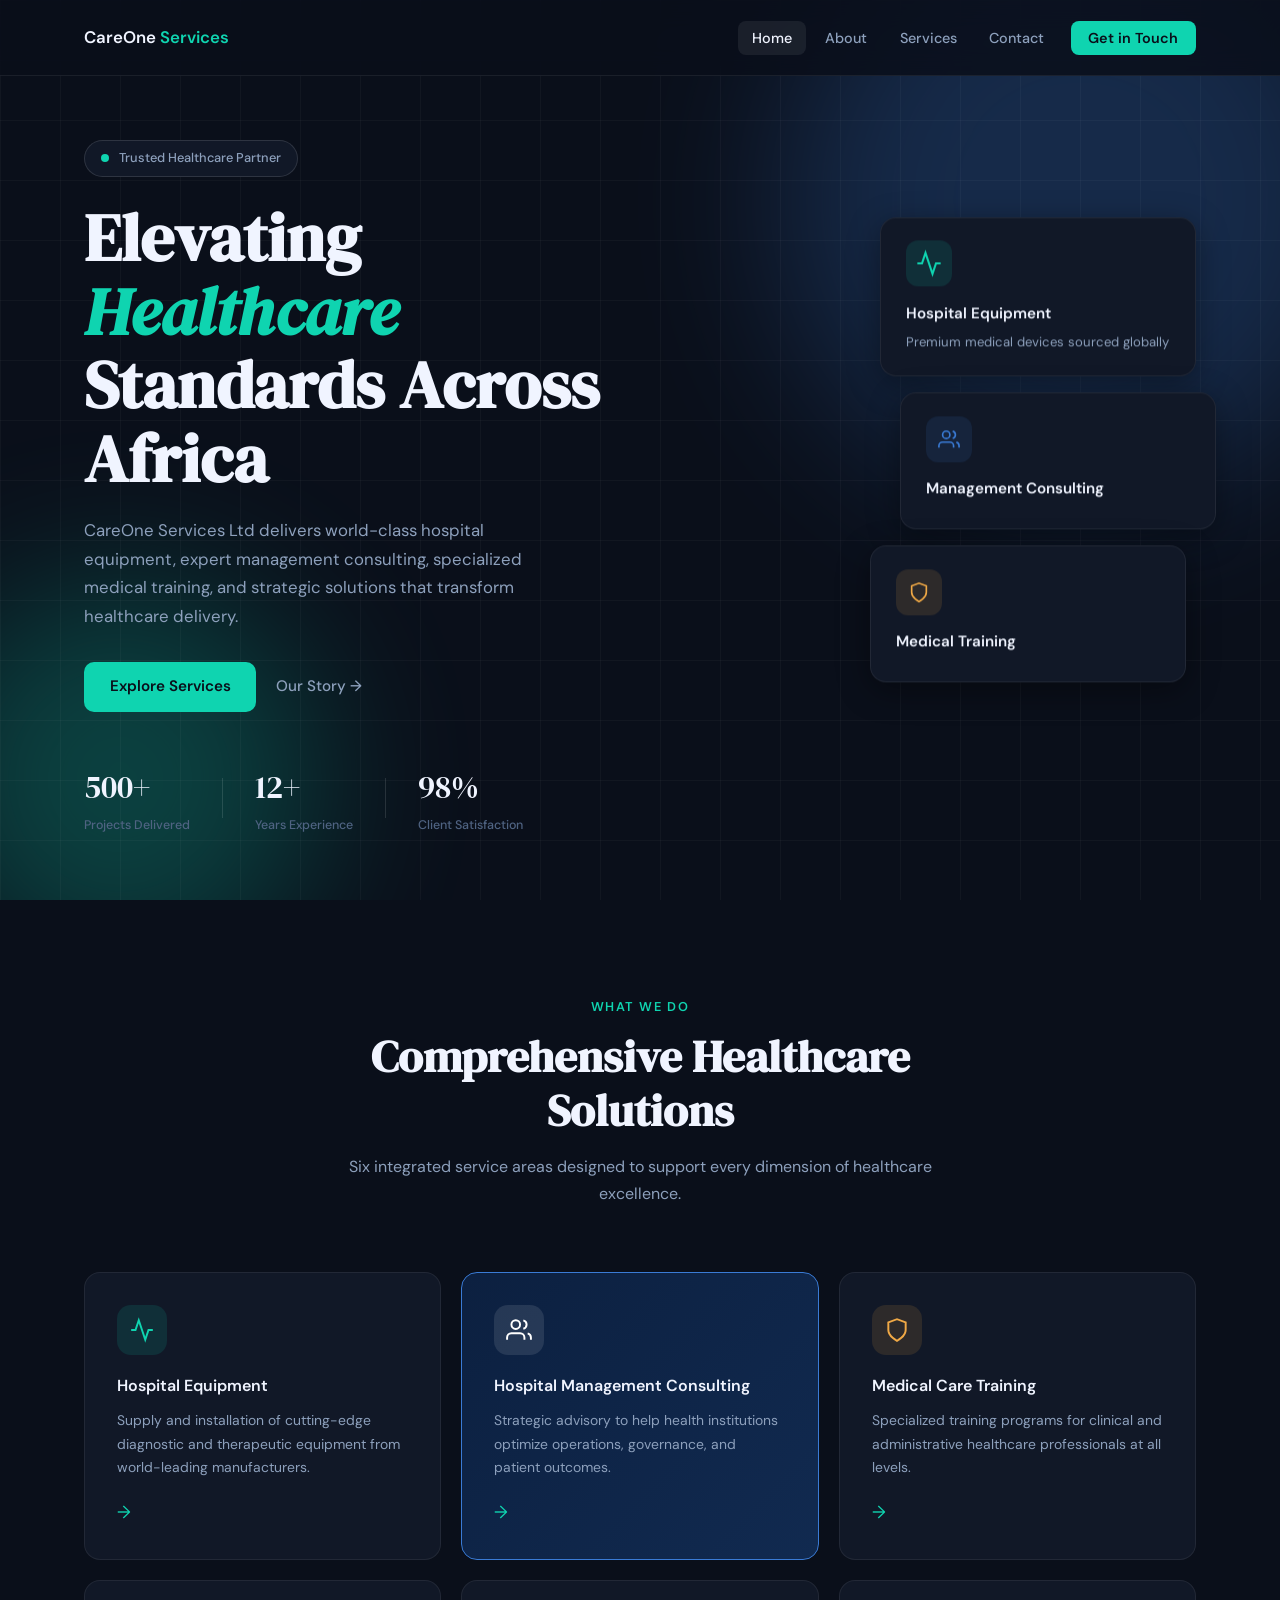
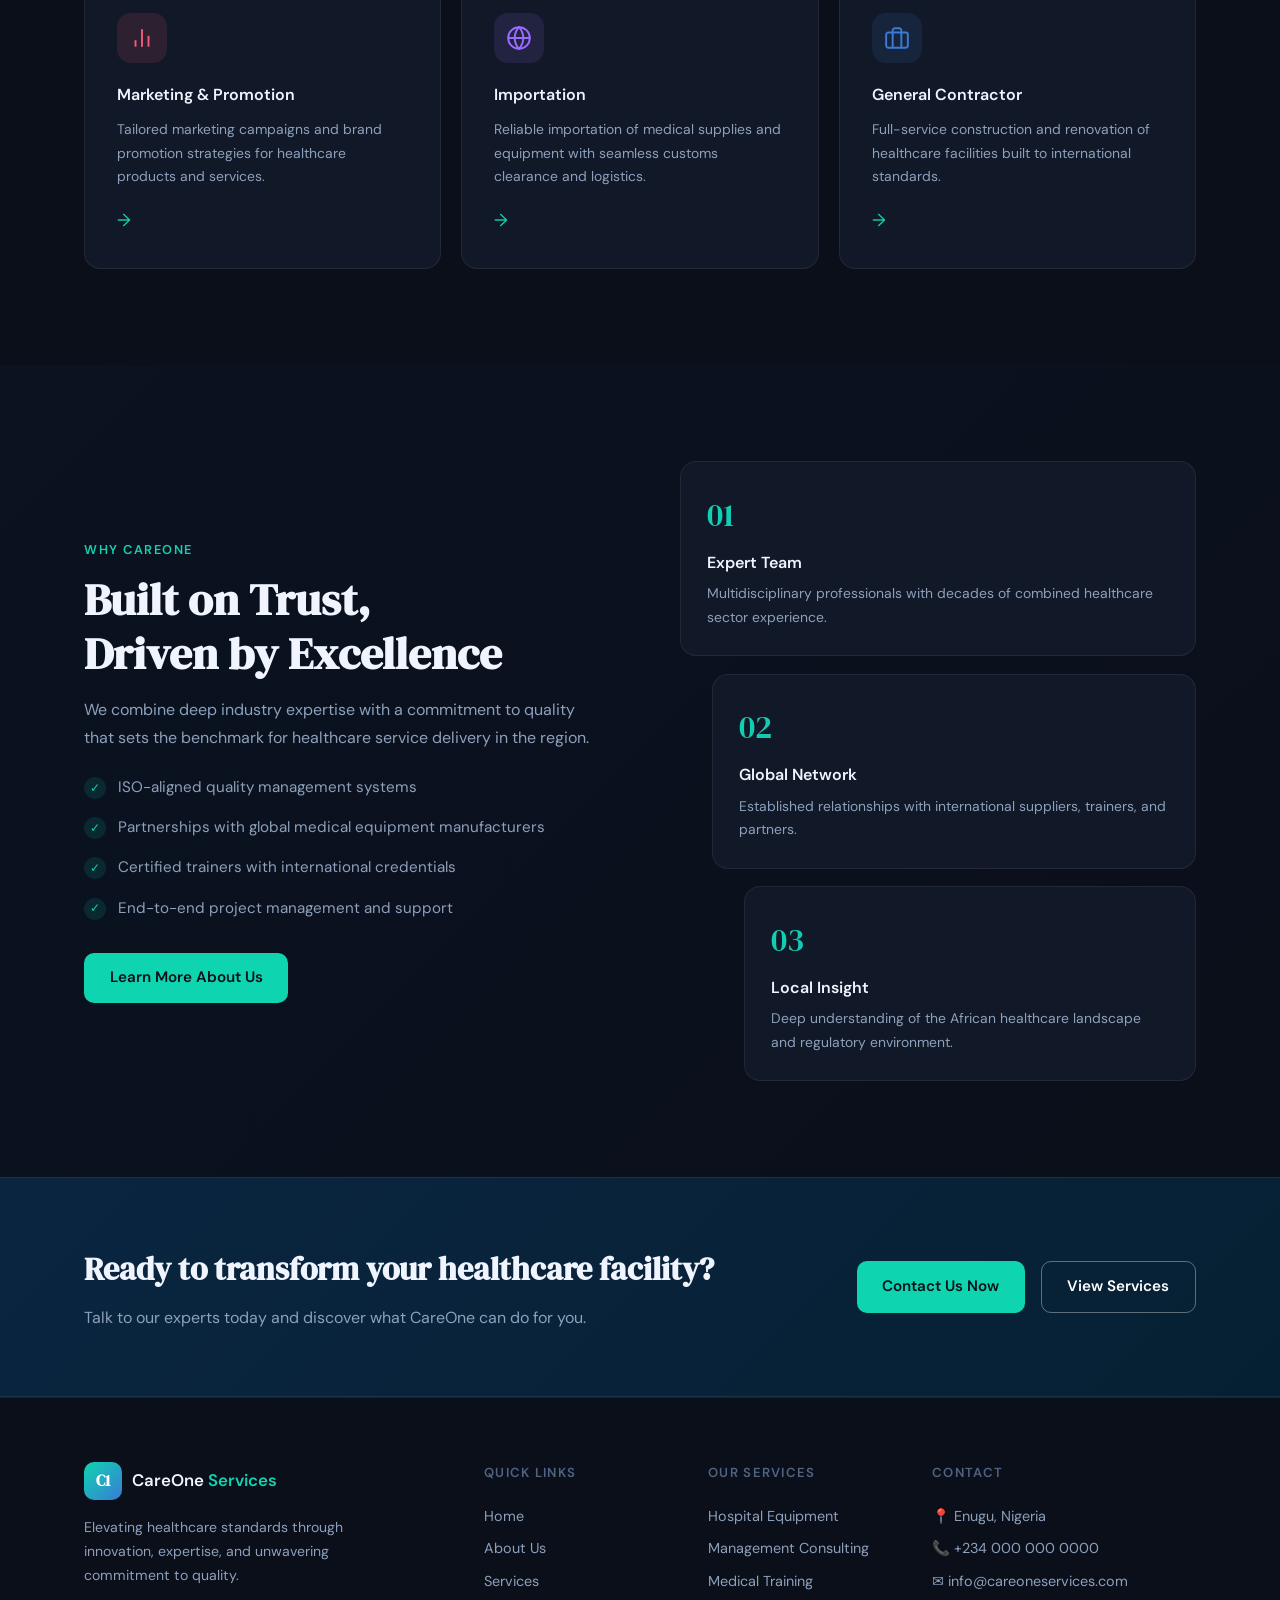
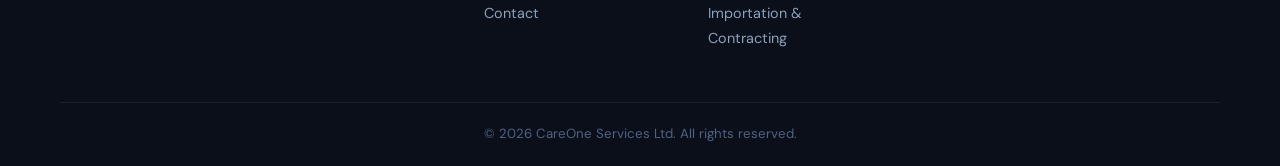
<file: index.html>
<!DOCTYPE html>
<html lang="en">
<head>
  <meta charset="UTF-8" />
  <meta name="viewport" content="width=device-width, initial-scale=1.0"/>
  <title>CareOne Services Ltd – Home</title>
  <link rel="preconnect" href="https://fonts.googleapis.com">
  <link href="https://fonts.googleapis.com/css2?family=DM+Serif+Display:ital@0;1&family=DM+Sans:wght@300;400;500;600&display=swap" rel="stylesheet">
  <link rel="stylesheet" href="style.css">
</head>
<body>

  <!-- NAV -->
  <nav class="navbar" id="navbar">
    <div class="nav-container">
      <a href="index.html" class="logo">
        <!-- <span class="logo-mark">C1</span> -->
        <span class="logo-text">CareOne <span>Services</span></span>
      </a>
      <button class="hamburger" id="hamburger" aria-label="Toggle menu">
        <span></span><span></span><span></span>
      </button>
      <ul class="nav-links" id="navLinks">
        <li><a href="index.html" class="active">Home</a></li>
        <li><a href="about.html">About</a></li>
        <li><a href="services.html">Services</a></li>
        <li><a href="contact.html">Contact</a></li>
        <li><a href="contact.html" class="btn-nav">Get in Touch</a></li>
      </ul>
    </div>
  </nav>

  <!-- HERO -->
  <section class="hero">
    <div class="hero-bg">
      <div class="hero-orb orb1"></div>
      <div class="hero-orb orb2"></div>
      <div class="hero-grid"></div>
    </div>
    <div class="hero-content">
      <div class="hero-badge">
        <span class="badge-dot"></span>
        Trusted Healthcare Partner
      </div>
      <h1 class="hero-title">
        Elevating <em>Healthcare</em><br>
        Standards Across Africa
      </h1>
      <p class="hero-sub">
        CareOne Services Ltd delivers world-class hospital equipment, expert management consulting, specialized medical training, and strategic solutions that transform healthcare delivery.
      </p>
      <div class="hero-cta">
        <a href="services.html" class="btn-primary">Explore Services</a>
        <a href="about.html" class="btn-ghost">Our Story →</a>
      </div>
      <div class="hero-stats">
        <div class="stat">
          <span class="stat-num">500+</span>
          <span class="stat-label">Projects Delivered</span>
        </div>
        <div class="stat-divider"></div>
        <div class="stat">
          <span class="stat-num">12+</span>
          <span class="stat-label">Years Experience</span>
        </div>
        <div class="stat-divider"></div>
        <div class="stat">
          <span class="stat-num">98%</span>
          <span class="stat-label">Client Satisfaction</span>
        </div>
      </div>
    </div>
    <div class="hero-visual">
      <div class="hero-card card-main">
        <div class="card-icon-wrap teal">
          <svg width="28" height="28" fill="none" stroke="currentColor" stroke-width="1.8" viewBox="0 0 24 24"><path d="M22 12h-4l-3 9L9 3l-3 9H2"/></svg>
        </div>
        <p class="card-label">Hospital Equipment</p>
        <p class="card-desc">Premium medical devices sourced globally</p>
      </div>
      <div class="hero-card card-sm card-top">
        <div class="card-icon-wrap navy">
          <svg width="22" height="22" fill="none" stroke="currentColor" stroke-width="1.8" viewBox="0 0 24 24"><path d="M17 21v-2a4 4 0 0 0-4-4H5a4 4 0 0 0-4 4v2"/><circle cx="9" cy="7" r="4"/><path d="M23 21v-2a4 4 0 0 0-3-3.87"/><path d="M16 3.13a4 4 0 0 1 0 7.75"/></svg>
        </div>
        <p class="card-label">Management Consulting</p>
      </div>
      <div class="hero-card card-sm card-bottom">
        <div class="card-icon-wrap gold">
          <svg width="22" height="22" fill="none" stroke="currentColor" stroke-width="1.8" viewBox="0 0 24 24"><path d="M12 22s8-4 8-10V5l-8-3-8 3v7c0 6 8 10 8 10z"/></svg>
        </div>
        <p class="card-label">Medical Training</p>
      </div>
    </div>
  </section>

  <!-- SERVICES PREVIEW -->
  <section class="section services-preview" id="services">
    <div class="container">
      <div class="section-header">
        <p class="section-eyebrow">What We Do</p>
        <h2 class="section-title">Comprehensive Healthcare Solutions</h2>
        <p class="section-sub">Six integrated service areas designed to support every dimension of healthcare excellence.</p>
      </div>
      <div class="services-grid">

        <a href="services.html" class="service-card">
          <div class="svc-icon teal">
            <svg width="26" height="26" fill="none" stroke="currentColor" stroke-width="1.8" viewBox="0 0 24 24"><path d="M22 12h-4l-3 9L9 3l-3 9H2"/></svg>
          </div>
          <h3>Hospital Equipment</h3>
          <p>Supply and installation of cutting-edge diagnostic and therapeutic equipment from world-leading manufacturers.</p>
          <span class="svc-arrow">→</span>
        </a>

        <a href="services.html" class="service-card featured">
          <div class="svc-icon white">
            <svg width="26" height="26" fill="none" stroke="currentColor" stroke-width="1.8" viewBox="0 0 24 24"><path d="M17 21v-2a4 4 0 0 0-4-4H5a4 4 0 0 0-4 4v2"/><circle cx="9" cy="7" r="4"/><path d="M23 21v-2a4 4 0 0 0-3-3.87"/><path d="M16 3.13a4 4 0 0 1 0 7.75"/></svg>
          </div>
          <h3>Hospital Management Consulting</h3>
          <p>Strategic advisory to help health institutions optimize operations, governance, and patient outcomes.</p>
          <span class="svc-arrow">→</span>
        </a>

        <a href="services.html" class="service-card">
          <div class="svc-icon gold">
            <svg width="26" height="26" fill="none" stroke="currentColor" stroke-width="1.8" viewBox="0 0 24 24"><path d="M12 22s8-4 8-10V5l-8-3-8 3v7c0 6 8 10 8 10z"/></svg>
          </div>
          <h3>Medical Care Training</h3>
          <p>Specialized training programs for clinical and administrative healthcare professionals at all levels.</p>
          <span class="svc-arrow">→</span>
        </a>

        <a href="services.html" class="service-card">
          <div class="svc-icon rose">
            <svg width="26" height="26" fill="none" stroke="currentColor" stroke-width="1.8" viewBox="0 0 24 24"><path d="M18 20V10"/><path d="M12 20V4"/><path d="M6 20v-6"/></svg>
          </div>
          <h3>Marketing & Promotion</h3>
          <p>Tailored marketing campaigns and brand promotion strategies for healthcare products and services.</p>
          <span class="svc-arrow">→</span>
        </a>

        <a href="services.html" class="service-card">
          <div class="svc-icon purple">
            <svg width="26" height="26" fill="none" stroke="currentColor" stroke-width="1.8" viewBox="0 0 24 24"><circle cx="12" cy="12" r="10"/><line x1="2" y1="12" x2="22" y2="12"/><path d="M12 2a15.3 15.3 0 0 1 4 10 15.3 15.3 0 0 1-4 10 15.3 15.3 0 0 1-4-10 15.3 15.3 0 0 1 4-10z"/></svg>
          </div>
          <h3>Importation</h3>
          <p>Reliable importation of medical supplies and equipment with seamless customs clearance and logistics.</p>
          <span class="svc-arrow">→</span>
        </a>

        <a href="services.html" class="service-card">
          <div class="svc-icon navy">
            <svg width="26" height="26" fill="none" stroke="currentColor" stroke-width="1.8" viewBox="0 0 24 24"><rect x="2" y="7" width="20" height="14" rx="2"/><path d="M16 21V5a2 2 0 0 0-2-2h-4a2 2 0 0 0-2 2v16"/></svg>
          </div>
          <h3>General Contractor</h3>
          <p>Full-service construction and renovation of healthcare facilities built to international standards.</p>
          <span class="svc-arrow">→</span>
        </a>

      </div>
    </div>
  </section>

  <!-- WHY US -->
  <section class="section why-us">
    <div class="container why-inner">
      <div class="why-text">
        <p class="section-eyebrow">Why CareOne</p>
        <h2 class="section-title">Built on Trust,<br>Driven by Excellence</h2>
        <p class="section-sub">We combine deep industry expertise with a commitment to quality that sets the benchmark for healthcare service delivery in the region.</p>
        <ul class="why-list">
          <li>
            <span class="check-icon">✓</span>
            ISO-aligned quality management systems
          </li>
          <li>
            <span class="check-icon">✓</span>
            Partnerships with global medical equipment manufacturers
          </li>
          <li>
            <span class="check-icon">✓</span>
            Certified trainers with international credentials
          </li>
          <li>
            <span class="check-icon">✓</span>
            End-to-end project management and support
          </li>
        </ul>
        <a href="about.html" class="btn-primary" style="margin-top:2rem;display:inline-block;">Learn More About Us</a>
      </div>
      <div class="why-visual">
        <div class="why-card wc1">
          <div class="wc-num">01</div>
          <h4>Expert Team</h4>
          <p>Multidisciplinary professionals with decades of combined healthcare sector experience.</p>
        </div>
        <div class="why-card wc2">
          <div class="wc-num">02</div>
          <h4>Global Network</h4>
          <p>Established relationships with international suppliers, trainers, and partners.</p>
        </div>
        <div class="why-card wc3">
          <div class="wc-num">03</div>
          <h4>Local Insight</h4>
          <p>Deep understanding of the African healthcare landscape and regulatory environment.</p>
        </div>
      </div>
    </div>
  </section>

  <!-- CTA BANNER -->
  <section class="cta-banner">
    <div class="container">
      <div class="cta-inner">
        <div class="cta-text">
          <h2>Ready to transform your healthcare facility?</h2>
          <p>Talk to our experts today and discover what CareOne can do for you.</p>
        </div>
        <div class="cta-actions">
          <a href="contact.html" class="btn-primary">Contact Us Now</a>
          <a href="services.html" class="btn-outline-white">View Services</a>
        </div>
      </div>
    </div>
  </section>

  <!-- FOOTER -->
  <footer class="footer">
    <div class="container footer-inner">
      <div class="footer-brand">
        <a href="index.html" class="logo">
          <span class="logo-mark">C1</span>
          <span class="logo-text">CareOne <span>Services</span></span>
        </a>
        <p>Elevating healthcare standards through innovation, expertise, and unwavering commitment to quality.</p>
      </div>
      <div class="footer-links">
        <h4>Quick Links</h4>
        <ul>
          <li><a href="index.html">Home</a></li>
          <li><a href="about.html">About Us</a></li>
          <li><a href="services.html">Services</a></li>
          <li><a href="contact.html">Contact</a></li>
        </ul>
      </div>
      <div class="footer-services">
        <h4>Our Services</h4>
        <ul>
          <li><a href="services.html">Hospital Equipment</a></li>
          <li><a href="services.html">Management Consulting</a></li>
          <li><a href="services.html">Medical Training</a></li>
          <li><a href="services.html">Importation & Contracting</a></li>
        </ul>
      </div>
      <div class="footer-contact">
        <h4>Contact</h4>
        <p>📍 Enugu, Nigeria</p>
        <p>📞 +234 000 000 0000</p>
        <p>✉️ info@careoneservices.com</p>
      </div>
    </div>
    <div class="footer-bottom">
      <p>© 2026 CareOne Services Ltd. All rights reserved.</p>
    </div>
  </footer>

  <script src="main.js"></script>
</body>
</html>
</file>
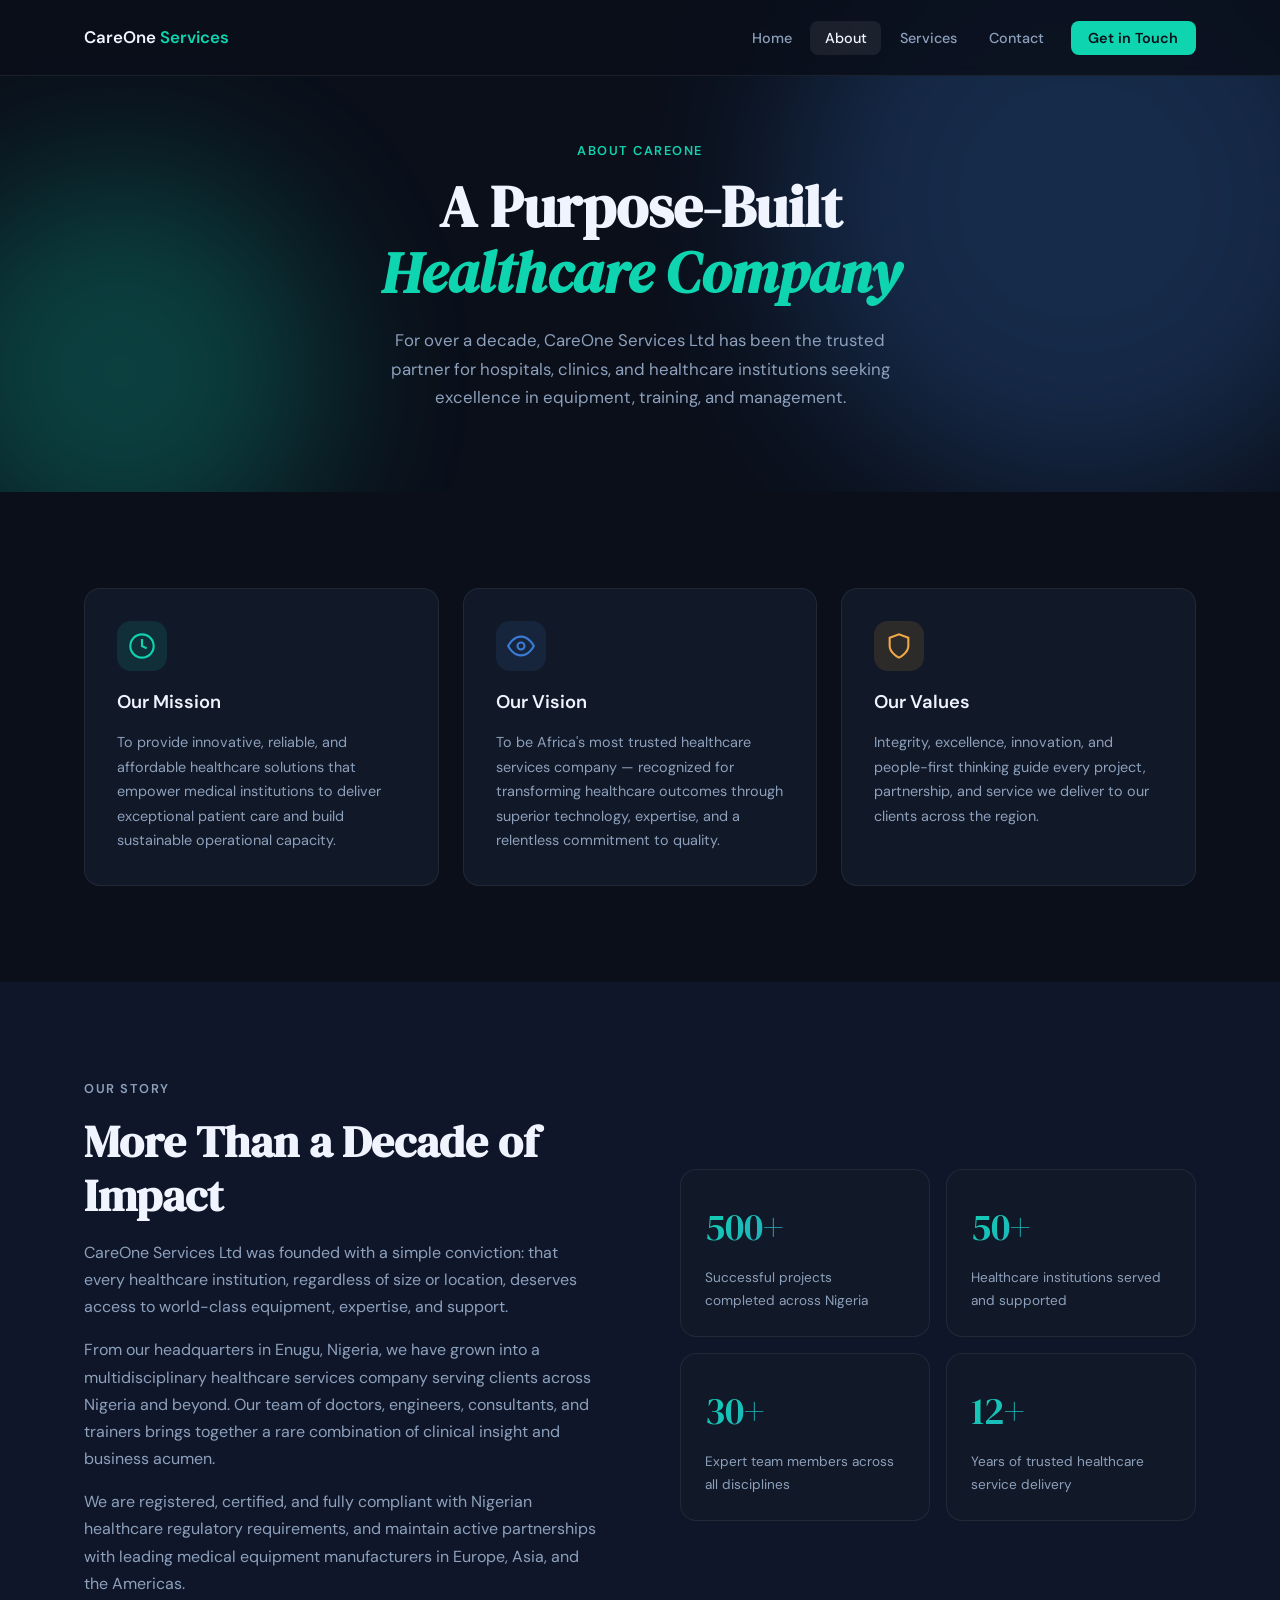
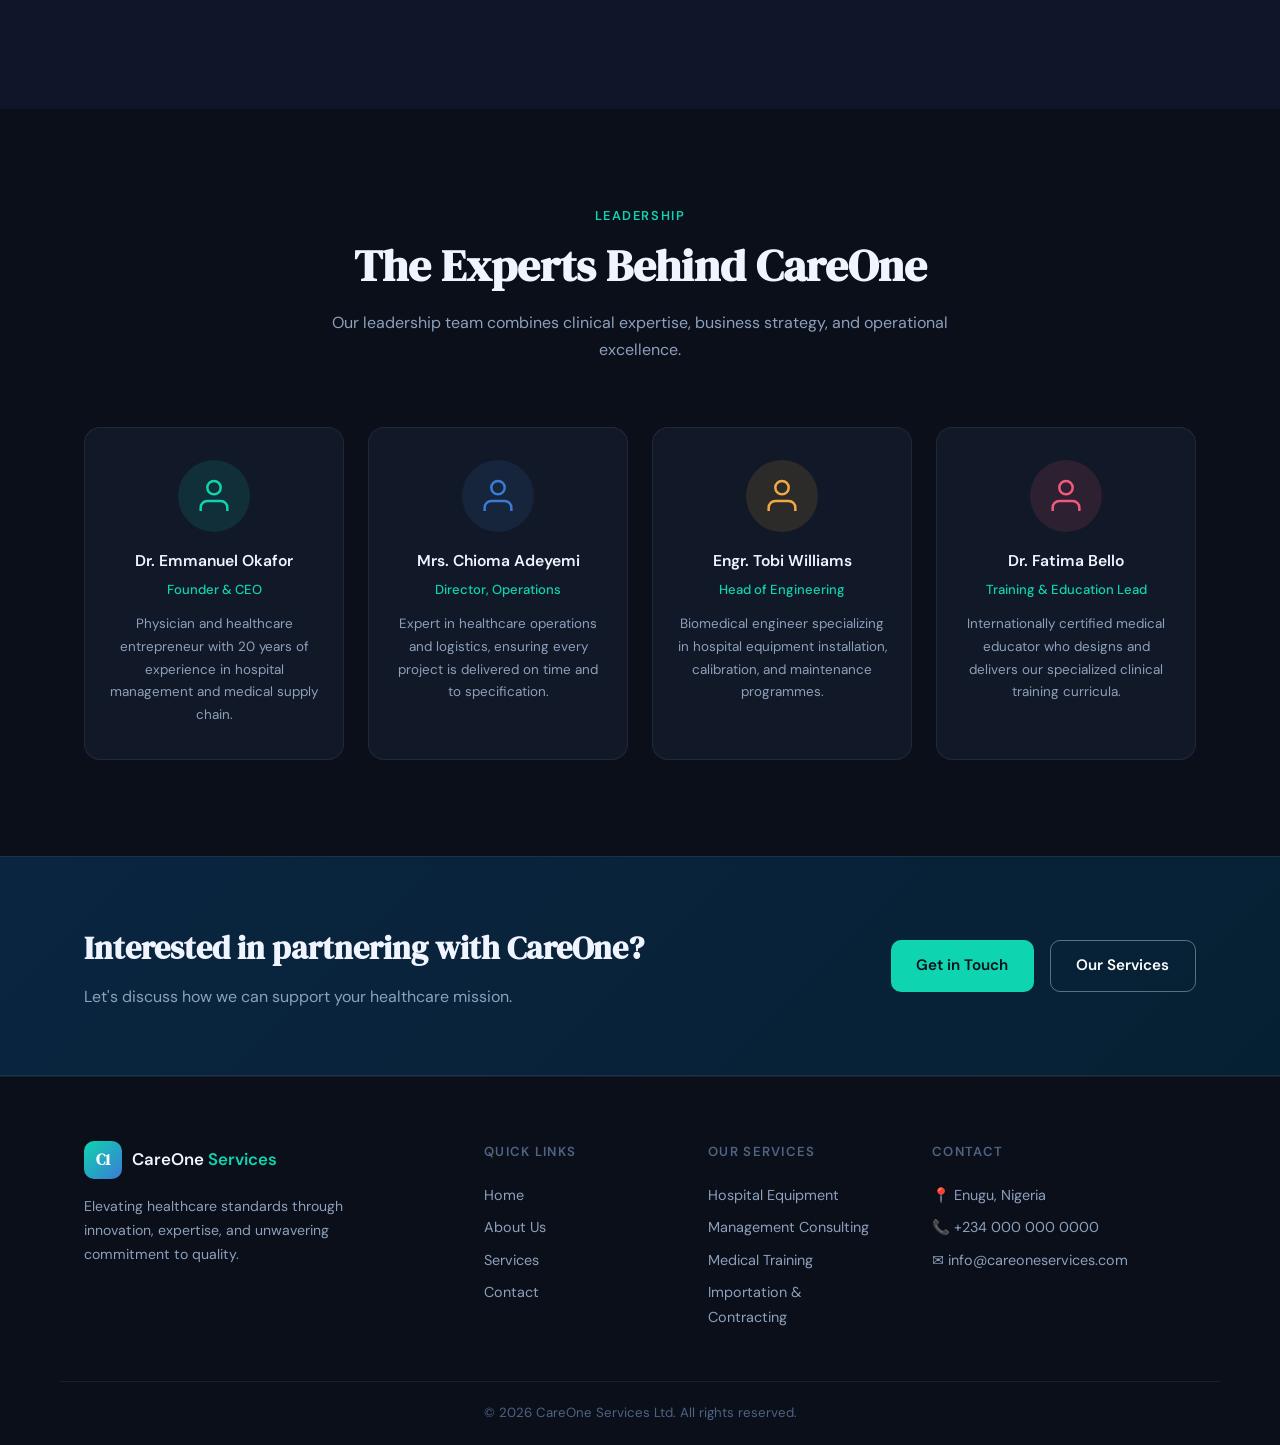
<file: about.html>
<!DOCTYPE html>
<html lang="en">
<head>
  <meta charset="UTF-8" />
  <meta name="viewport" content="width=device-width, initial-scale=1.0"/>
  <title>About – CareOne Services Ltd</title>
  <link rel="preconnect" href="https://fonts.googleapis.com">
  <link href="https://fonts.googleapis.com/css2?family=DM+Serif+Display:ital@0;1&family=DM+Sans:wght@300;400;500;600&display=swap" rel="stylesheet">
  <link rel="stylesheet" href="style.css">
</head>
<body>

  <nav class="navbar" id="navbar">
    <div class="nav-container">
      <a href="index.html" class="logo">
        <!-- <span class="logo-mark">C1</span> -->
        <span class="logo-text">CareOne <span>Services</span></span>
      </a>
      <button class="hamburger" id="hamburger" aria-label="Toggle menu">
        <span></span><span></span><span></span>
      </button>
      <ul class="nav-links" id="navLinks">
        <li><a href="index.html">Home</a></li>
        <li><a href="about.html" class="active">About</a></li>
        <li><a href="services.html">Services</a></li>
        <li><a href="contact.html">Contact</a></li>
        <li><a href="contact.html" class="btn-nav">Get in Touch</a></li>
      </ul>
    </div>
  </nav>

  <!-- PAGE HERO -->
  <section class="page-hero">
    <div class="page-hero-bg">
      <div class="hero-orb orb1"></div>
      <div class="hero-orb orb2"></div>
    </div>
    <div class="container">
      <div class="page-hero-content">
        <p class="section-eyebrow">About CareOne</p>
        <h1 class="page-hero-title">A Purpose-Built<br><em>Healthcare Company</em></h1>
        <p class="page-hero-sub">For over a decade, CareOne Services Ltd has been the trusted partner for hospitals, clinics, and healthcare institutions seeking excellence in equipment, training, and management.</p>
      </div>
    </div>
  </section>

  <!-- MISSION / VISION -->
  <section class="section">
    <div class="container mv-grid">
      <div class="mv-card mission">
        <div class="mv-icon">
          <svg width="28" height="28" fill="none" stroke="currentColor" stroke-width="1.8" viewBox="0 0 24 24"><circle cx="12" cy="12" r="10"/><polyline points="12 6 12 12 16 14"/></svg>
        </div>
        <h3>Our Mission</h3>
        <p>To provide innovative, reliable, and affordable healthcare solutions that empower medical institutions to deliver exceptional patient care and build sustainable operational capacity.</p>
      </div>
      <div class="mv-card vision">
        <div class="mv-icon">
          <svg width="28" height="28" fill="none" stroke="currentColor" stroke-width="1.8" viewBox="0 0 24 24"><path d="M1 12s4-8 11-8 11 8 11 8-4 8-11 8-11-8-11-8z"/><circle cx="12" cy="12" r="3"/></svg>
        </div>
        <h3>Our Vision</h3>
        <p>To be Africa's most trusted healthcare services company — recognized for transforming healthcare outcomes through superior technology, expertise, and a relentless commitment to quality.</p>
      </div>
      <div class="mv-card values">
        <div class="mv-icon">
          <svg width="28" height="28" fill="none" stroke="currentColor" stroke-width="1.8" viewBox="0 0 24 24"><path d="M12 22s8-4 8-10V5l-8-3-8 3v7c0 6 8 10 8 10z"/></svg>
        </div>
        <h3>Our Values</h3>
        <p>Integrity, excellence, innovation, and people-first thinking guide every project, partnership, and service we deliver to our clients across the region.</p>
      </div>
    </div>
  </section>

  <!-- STORY -->
  <section class="section story-section">
    <div class="container story-inner">
      <div class="story-text">
        <p class="section-eyebrow">Our Story</p>
        <h2 class="section-title">More Than a Decade of Impact</h2>
        <p>CareOne Services Ltd was founded with a simple conviction: that every healthcare institution, regardless of size or location, deserves access to world-class equipment, expertise, and support.</p>
        <p>From our headquarters in Enugu, Nigeria, we have grown into a multidisciplinary healthcare services company serving clients across Nigeria and beyond. Our team of doctors, engineers, consultants, and trainers brings together a rare combination of clinical insight and business acumen.</p>
        <p>We are registered, certified, and fully compliant with Nigerian healthcare regulatory requirements, and maintain active partnerships with leading medical equipment manufacturers in Europe, Asia, and the Americas.</p>
      </div>
      <div class="story-visual">
        <div class="story-card sc1">
          <span class="big-num">500+</span>
          <p>Successful projects completed across Nigeria</p>
        </div>
        <div class="story-card sc2">
          <span class="big-num">50+</span>
          <p>Healthcare institutions served and supported</p>
        </div>
        <div class="story-card sc3">
          <span class="big-num">30+</span>
          <p>Expert team members across all disciplines</p>
        </div>
        <div class="story-card sc4">
          <span class="big-num">12+</span>
          <p>Years of trusted healthcare service delivery</p>
        </div>
      </div>
    </div>
  </section>

  <!-- TEAM -->
  <section class="section team-section">
    <div class="container">
      <div class="section-header">
        <p class="section-eyebrow">Leadership</p>
        <h2 class="section-title">The Experts Behind CareOne</h2>
        <p class="section-sub">Our leadership team combines clinical expertise, business strategy, and operational excellence.</p>
      </div>
      <div class="team-grid">
        <div class="team-card">
          <div class="team-avatar av1">
            <svg width="40" height="40" fill="none" stroke="currentColor" stroke-width="1.5" viewBox="0 0 24 24"><path d="M20 21v-2a4 4 0 0 0-4-4H8a4 4 0 0 0-4 4v2"/><circle cx="12" cy="7" r="4"/></svg>
          </div>
          <h4>Dr. Emmanuel Okafor</h4>
          <p class="team-role">Founder & CEO</p>
          <p class="team-bio">Physician and healthcare entrepreneur with 20 years of experience in hospital management and medical supply chain.</p>
        </div>
        <div class="team-card">
          <div class="team-avatar av2">
            <svg width="40" height="40" fill="none" stroke="currentColor" stroke-width="1.5" viewBox="0 0 24 24"><path d="M20 21v-2a4 4 0 0 0-4-4H8a4 4 0 0 0-4 4v2"/><circle cx="12" cy="7" r="4"/></svg>
          </div>
          <h4>Mrs. Chioma Adeyemi</h4>
          <p class="team-role">Director, Operations</p>
          <p class="team-bio">Expert in healthcare operations and logistics, ensuring every project is delivered on time and to specification.</p>
        </div>
        <div class="team-card">
          <div class="team-avatar av3">
            <svg width="40" height="40" fill="none" stroke="currentColor" stroke-width="1.5" viewBox="0 0 24 24"><path d="M20 21v-2a4 4 0 0 0-4-4H8a4 4 0 0 0-4 4v2"/><circle cx="12" cy="7" r="4"/></svg>
          </div>
          <h4>Engr. Tobi Williams</h4>
          <p class="team-role">Head of Engineering</p>
          <p class="team-bio">Biomedical engineer specializing in hospital equipment installation, calibration, and maintenance programmes.</p>
        </div>
        <div class="team-card">
          <div class="team-avatar av4">
            <svg width="40" height="40" fill="none" stroke="currentColor" stroke-width="1.5" viewBox="0 0 24 24"><path d="M20 21v-2a4 4 0 0 0-4-4H8a4 4 0 0 0-4 4v2"/><circle cx="12" cy="7" r="4"/></svg>
          </div>
          <h4>Dr. Fatima Bello</h4>
          <p class="team-role">Training & Education Lead</p>
          <p class="team-bio">Internationally certified medical educator who designs and delivers our specialized clinical training curricula.</p>
        </div>
      </div>
    </div>
  </section>

  <!-- CTA BANNER -->
  <section class="cta-banner">
    <div class="container">
      <div class="cta-inner">
        <div class="cta-text">
          <h2>Interested in partnering with CareOne?</h2>
          <p>Let's discuss how we can support your healthcare mission.</p>
        </div>
        <div class="cta-actions">
          <a href="contact.html" class="btn-primary">Get in Touch</a>
          <a href="services.html" class="btn-outline-white">Our Services</a>
        </div>
      </div>
    </div>
  </section>

  <footer class="footer">
    <div class="container footer-inner">
      <div class="footer-brand">
        <a href="index.html" class="logo">
          <span class="logo-mark">C1</span>
          <span class="logo-text">CareOne <span>Services</span></span>
        </a>
        <p>Elevating healthcare standards through innovation, expertise, and unwavering commitment to quality.</p>
      </div>
      <div class="footer-links">
        <h4>Quick Links</h4>
        <ul>
          <li><a href="index.html">Home</a></li>
          <li><a href="about.html">About Us</a></li>
          <li><a href="services.html">Services</a></li>
          <li><a href="contact.html">Contact</a></li>
        </ul>
      </div>
      <div class="footer-services">
        <h4>Our Services</h4>
        <ul>
          <li><a href="services.html">Hospital Equipment</a></li>
          <li><a href="services.html">Management Consulting</a></li>
          <li><a href="services.html">Medical Training</a></li>
          <li><a href="services.html">Importation & Contracting</a></li>
        </ul>
      </div>
      <div class="footer-contact">
        <h4>Contact</h4>
        <p>📍 Enugu, Nigeria</p>
        <p>📞 +234 000 000 0000</p>
        <p>✉️ info@careoneservices.com</p>
      </div>
    </div>
    <div class="footer-bottom">
      <p>© 2026 CareOne Services Ltd. All rights reserved.</p>
    </div>
  </footer>

  <script src="main.js"></script>
</body>
</html>
</file>
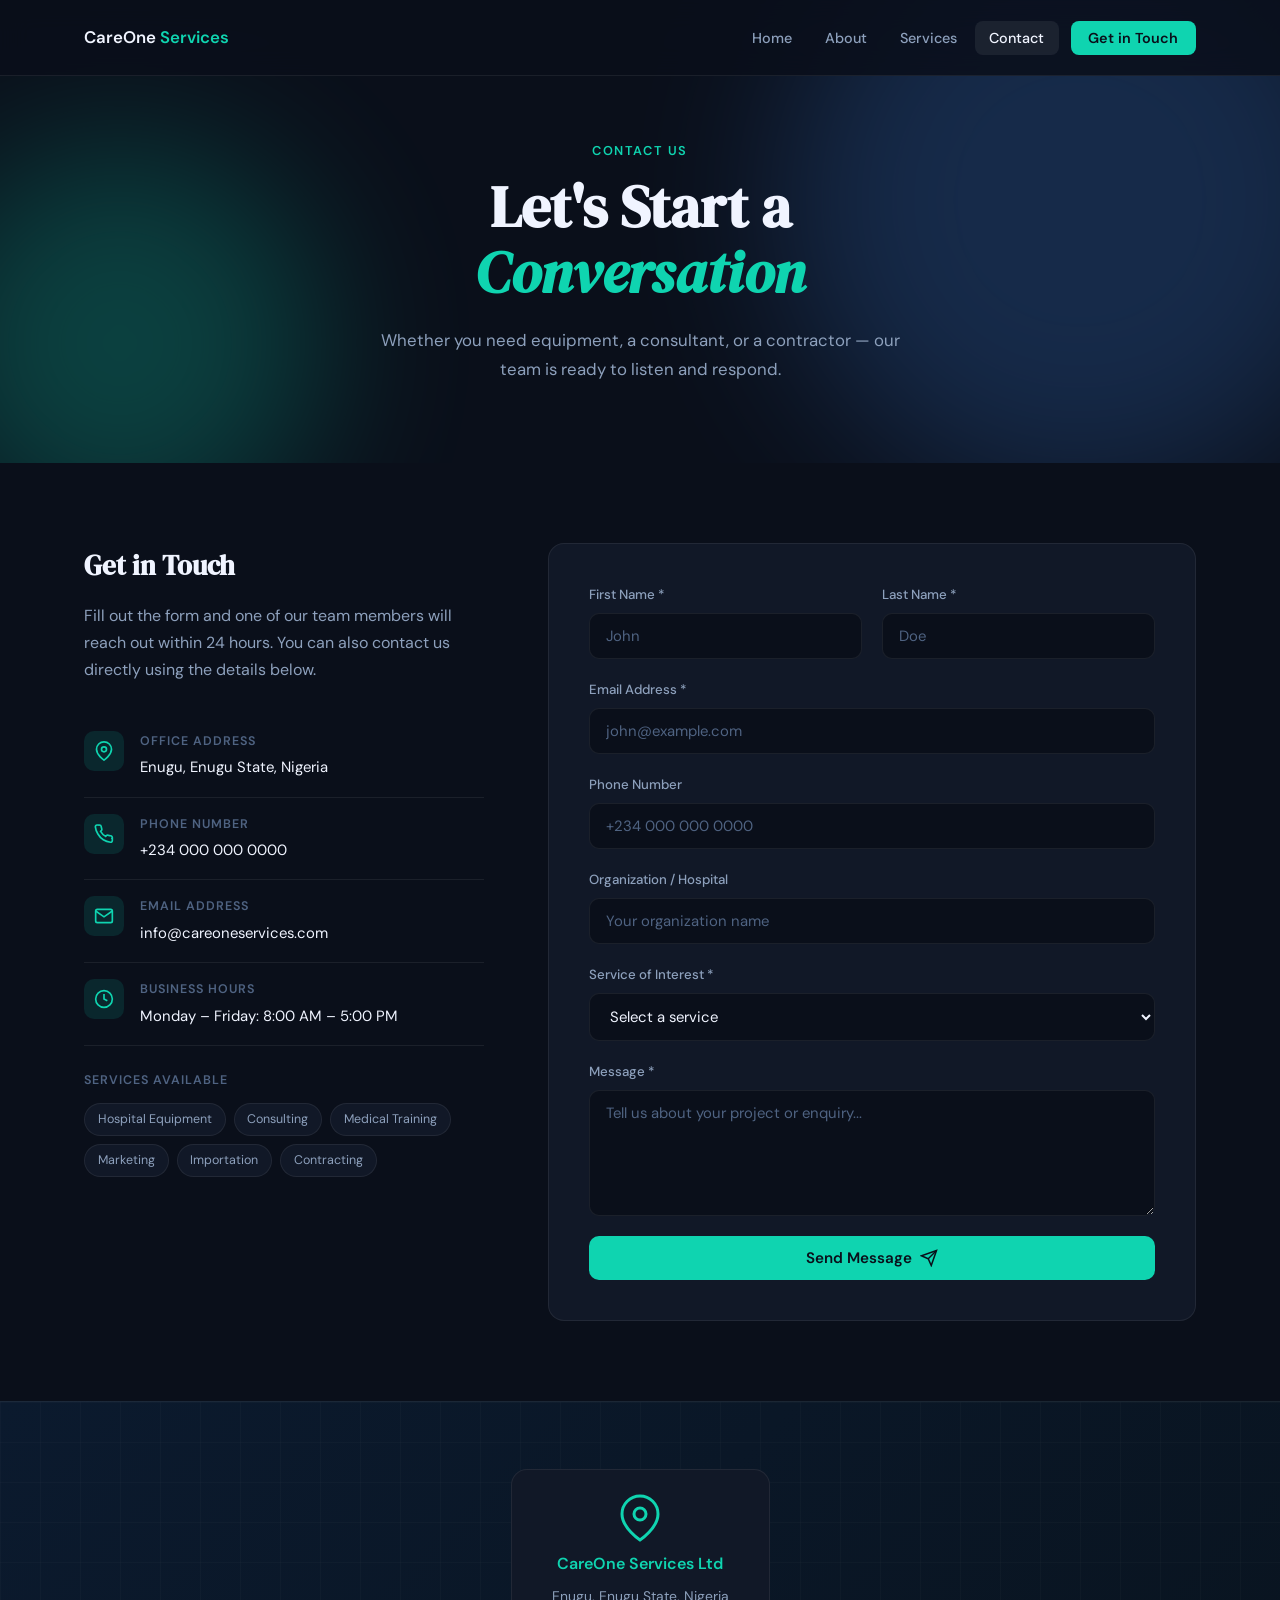
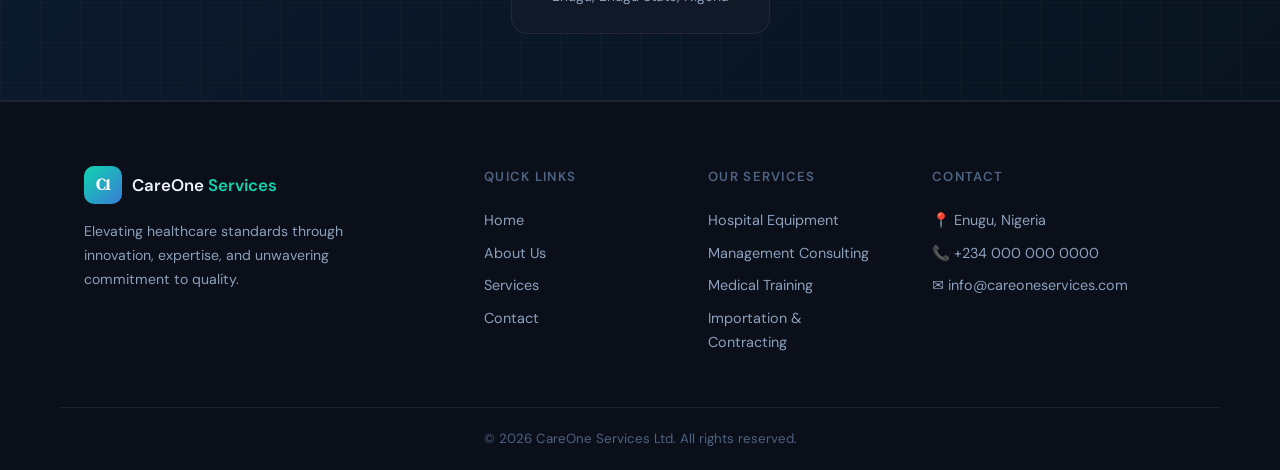
<file: contact.html>
<!DOCTYPE html>
<html lang="en">
<head>
  <meta charset="UTF-8" />
  <meta name="viewport" content="width=device-width, initial-scale=1.0"/>
  <title>Contact – CareOne Services Ltd</title>
  <link rel="preconnect" href="https://fonts.googleapis.com">
  <link href="https://fonts.googleapis.com/css2?family=DM+Serif+Display:ital@0;1&family=DM+Sans:wght@300;400;500;600&display=swap" rel="stylesheet">
  <link rel="stylesheet" href="style.css">
</head>
<body>

  <nav class="navbar" id="navbar">
    <div class="nav-container">
      <a href="index.html" class="logo">
        <!-- <span class="logo-mark">C1</span> -->
        <span class="logo-text">CareOne <span>Services</span></span>
      </a>
      <button class="hamburger" id="hamburger" aria-label="Toggle menu">
        <span></span><span></span><span></span>
      </button>
      <ul class="nav-links" id="navLinks">
        <li><a href="index.html">Home</a></li>
        <li><a href="about.html">About</a></li>
        <li><a href="services.html">Services</a></li>
        <li><a href="contact.html" class="active">Contact</a></li>
        <li><a href="contact.html" class="btn-nav">Get in Touch</a></li>
      </ul>
    </div>
  </nav>

  <section class="page-hero">
    <div class="page-hero-bg">
      <div class="hero-orb orb1"></div>
      <div class="hero-orb orb2"></div>
    </div>
    <div class="container">
      <div class="page-hero-content">
        <p class="section-eyebrow">Contact Us</p>
        <h1 class="page-hero-title">Let's Start a<br><em>Conversation</em></h1>
        <p class="page-hero-sub">Whether you need equipment, a consultant, or a contractor — our team is ready to listen and respond.</p>
      </div>
    </div>
  </section>

  <!-- CONTACT SECTION -->
  <section class="section contact-section">
    <div class="container contact-grid">

      <!-- INFO PANEL -->
      <div class="contact-info">
        <h3>Get in Touch</h3>
        <p>Fill out the form and one of our team members will reach out within 24 hours. You can also contact us directly using the details below.</p>

        <div class="contact-detail">
          <div class="cd-icon">
            <svg width="20" height="20" fill="none" stroke="currentColor" stroke-width="2" viewBox="0 0 24 24"><path d="M21 10c0 7-9 13-9 13s-9-6-9-13a9 9 0 0 1 18 0z"/><circle cx="12" cy="10" r="3"/></svg>
          </div>
          <div>
            <p class="cd-label">Office Address</p>
            <p class="cd-value">Enugu, Enugu State, Nigeria</p>
          </div>
        </div>

        <div class="contact-detail">
          <div class="cd-icon">
            <svg width="20" height="20" fill="none" stroke="currentColor" stroke-width="2" viewBox="0 0 24 24"><path d="M22 16.92v3a2 2 0 0 1-2.18 2 19.79 19.79 0 0 1-8.63-3.07A19.5 19.5 0 0 1 4.69 12 19.79 19.79 0 0 1 1.62 3.44 2 2 0 0 1 3.59 1.25h3a2 2 0 0 1 2 1.72c.127.96.361 1.903.7 2.81a2 2 0 0 1-.45 2.11L7.91 8.84a16 16 0 0 0 6 6l.95-.95a2 2 0 0 1 2.11-.45c.907.339 1.85.573 2.81.7A2 2 0 0 1 21.73 16.92z"/></svg>
          </div>
          <div>
            <p class="cd-label">Phone Number</p>
            <p class="cd-value">+234 000 000 0000</p>
          </div>
        </div>

        <div class="contact-detail">
          <div class="cd-icon">
            <svg width="20" height="20" fill="none" stroke="currentColor" stroke-width="2" viewBox="0 0 24 24"><path d="M4 4h16c1.1 0 2 .9 2 2v12c0 1.1-.9 2-2 2H4c-1.1 0-2-.9-2-2V6c0-1.1.9-2 2-2z"/><polyline points="22,6 12,13 2,6"/></svg>
          </div>
          <div>
            <p class="cd-label">Email Address</p>
            <p class="cd-value">info@careoneservices.com</p>
          </div>
        </div>

        <div class="contact-detail">
          <div class="cd-icon">
            <svg width="20" height="20" fill="none" stroke="currentColor" stroke-width="2" viewBox="0 0 24 24"><circle cx="12" cy="12" r="10"/><polyline points="12 6 12 12 16 14"/></svg>
          </div>
          <div>
            <p class="cd-label">Business Hours</p>
            <p class="cd-value">Monday – Friday: 8:00 AM – 5:00 PM</p>
          </div>
        </div>

        <div class="contact-services-list">
          <p class="cd-label" style="margin-bottom:0.75rem;">Services Available</p>
          <div class="service-tags">
            <span class="stag">Hospital Equipment</span>
            <span class="stag">Consulting</span>
            <span class="stag">Medical Training</span>
            <span class="stag">Marketing</span>
            <span class="stag">Importation</span>
            <span class="stag">Contracting</span>
          </div>
        </div>
      </div>

      <!-- FORM -->
      <div class="contact-form-wrap">
        <form class="contact-form" id="contactForm" novalidate>
          <div class="form-row">
            <div class="form-group">
              <label for="fname">First Name *</label>
              <input type="text" id="fname" name="fname" placeholder="John" required>
            </div>
            <div class="form-group">
              <label for="lname">Last Name *</label>
              <input type="text" id="lname" name="lname" placeholder="Doe" required>
            </div>
          </div>
          <div class="form-group">
            <label for="email">Email Address *</label>
            <input type="email" id="email" name="email" placeholder="john@example.com" required>
          </div>
          <div class="form-group">
            <label for="phone">Phone Number</label>
            <input type="tel" id="phone" name="phone" placeholder="+234 000 000 0000">
          </div>
          <div class="form-group">
            <label for="organization">Organization / Hospital</label>
            <input type="text" id="organization" name="organization" placeholder="Your organization name">
          </div>
          <div class="form-group">
            <label for="service">Service of Interest *</label>
            <select id="service" name="service" required>
              <option value="" disabled selected>Select a service</option>
              <option>Hospital Equipment</option>
              <option>Hospital Management Consulting</option>
              <option>Specialized Medical Care Training</option>
              <option>Marketing & Promotion</option>
              <option>Importation</option>
              <option>General Contracting</option>
              <option>Multiple Services</option>
            </select>
          </div>
          <div class="form-group">
            <label for="message">Message *</label>
            <textarea id="message" name="message" rows="5" placeholder="Tell us about your project or enquiry..." required></textarea>
          </div>
          <button type="submit" class="btn-primary btn-full" id="submitBtn">
            Send Message
            <svg width="18" height="18" fill="none" stroke="currentColor" stroke-width="2" viewBox="0 0 24 24"><line x1="22" y1="2" x2="11" y2="13"/><polygon points="22 2 15 22 11 13 2 9 22 2"/></svg>
          </button>
          <div class="form-success" id="formSuccess">
            <svg width="24" height="24" fill="none" stroke="currentColor" stroke-width="2" viewBox="0 0 24 24"><polyline points="20 6 9 17 4 12"/></svg>
            Thank you! We'll be in touch within 24 hours.
          </div>
        </form>
      </div>

    </div>
  </section>

  <!-- MAP PLACEHOLDER -->
  <section class="map-section">
    <div class="map-placeholder">
      <div class="map-overlay">
        <svg width="48" height="48" fill="none" stroke="currentColor" stroke-width="1.5" viewBox="0 0 24 24"><path d="M21 10c0 7-9 13-9 13s-9-6-9-13a9 9 0 0 1 18 0z"/><circle cx="12" cy="10" r="3"/></svg>
        <p>CareOne Services Ltd</p>
        <span>Enugu, Enugu State, Nigeria</span>
      </div>
    </div>
  </section>

  <footer class="footer">
    <div class="container footer-inner">
      <div class="footer-brand">
        <a href="index.html" class="logo">
          <span class="logo-mark">C1</span>
          <span class="logo-text">CareOne <span>Services</span></span>
        </a>
        <p>Elevating healthcare standards through innovation, expertise, and unwavering commitment to quality.</p>
      </div>
      <div class="footer-links">
        <h4>Quick Links</h4>
        <ul>
          <li><a href="index.html">Home</a></li>
          <li><a href="about.html">About Us</a></li>
          <li><a href="services.html">Services</a></li>
          <li><a href="contact.html">Contact</a></li>
        </ul>
      </div>
      <div class="footer-services">
        <h4>Our Services</h4>
        <ul>
          <li><a href="services.html">Hospital Equipment</a></li>
          <li><a href="services.html">Management Consulting</a></li>
          <li><a href="services.html">Medical Training</a></li>
          <li><a href="services.html">Importation & Contracting</a></li>
        </ul>
      </div>
      <div class="footer-contact">
        <h4>Contact</h4>
        <p>📍 Enugu, Nigeria</p>
        <p>📞 +234 000 000 0000</p>
        <p>✉️ info@careoneservices.com</p>
      </div>
    </div>
    <div class="footer-bottom">
      <p>© 2026 CareOne Services Ltd. All rights reserved.</p>
    </div>
  </footer>

  <script src="main.js"></script>
</body>
</html>
</file>
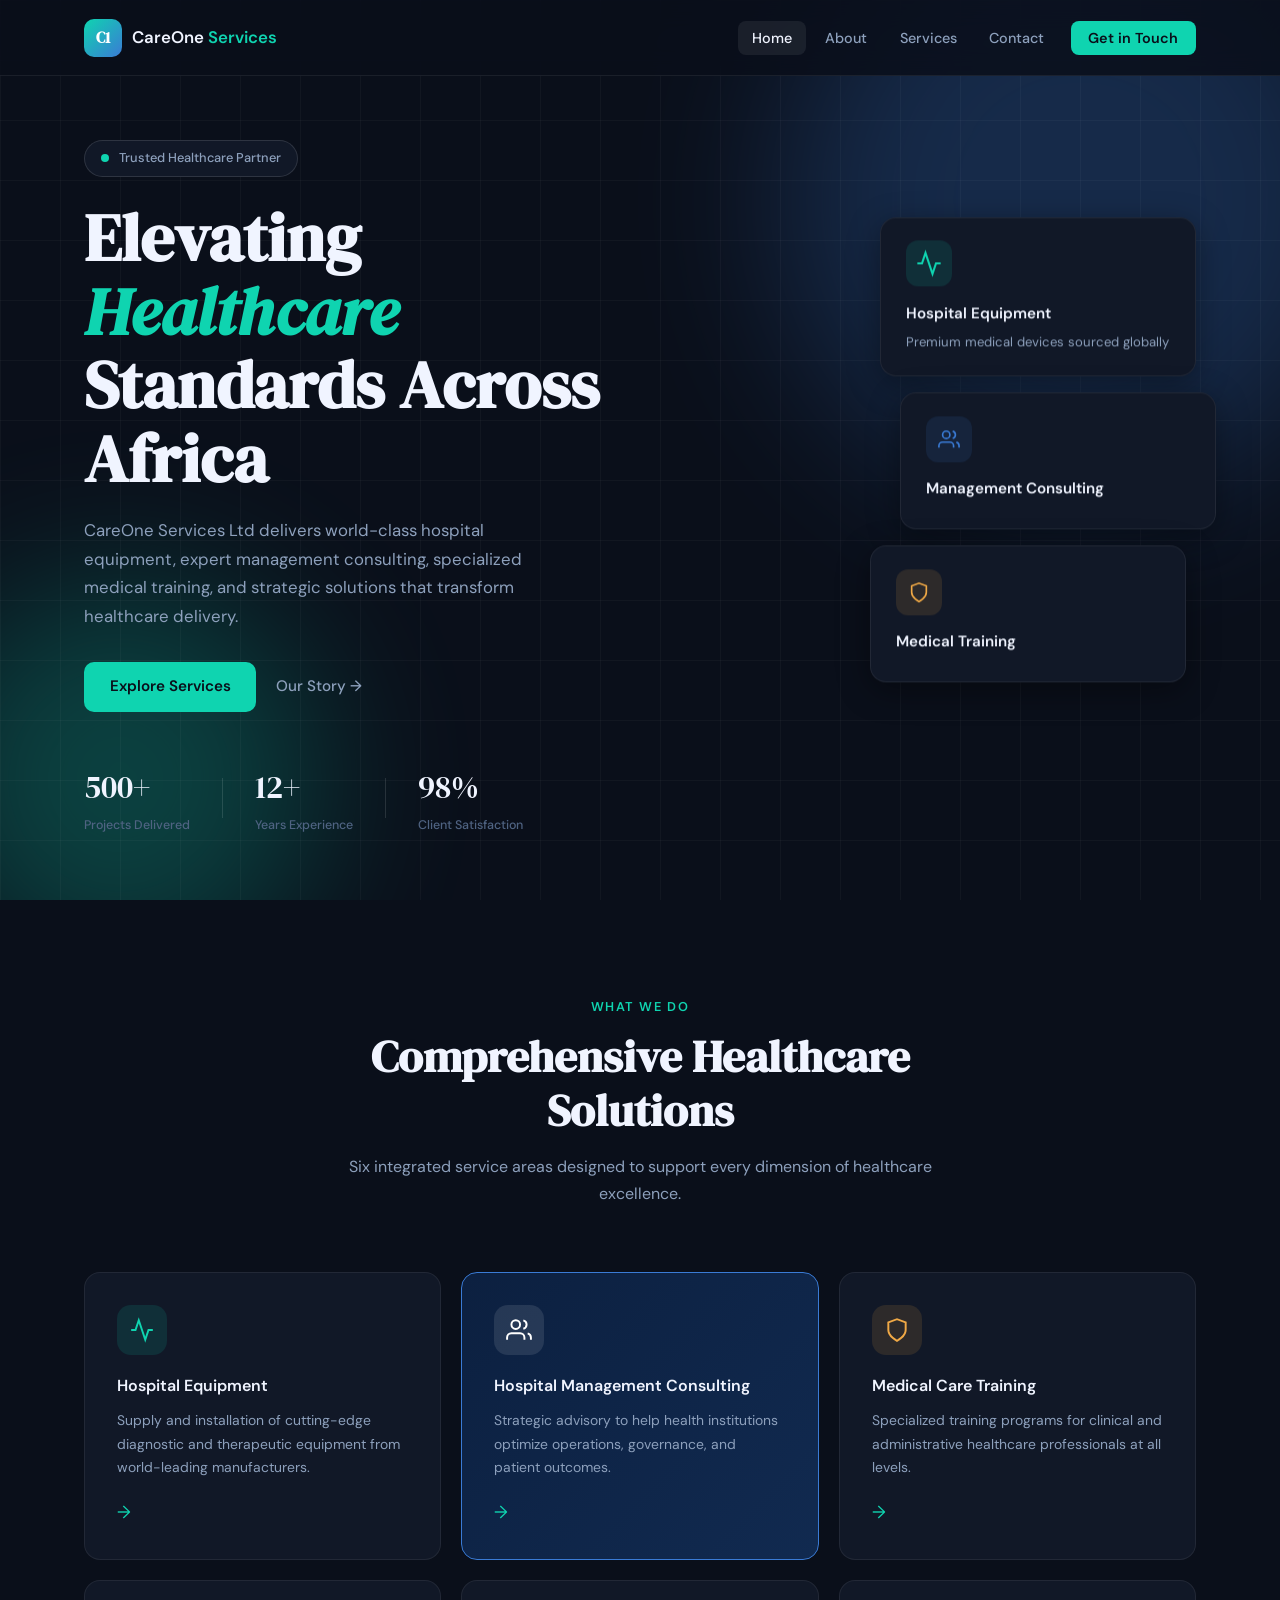
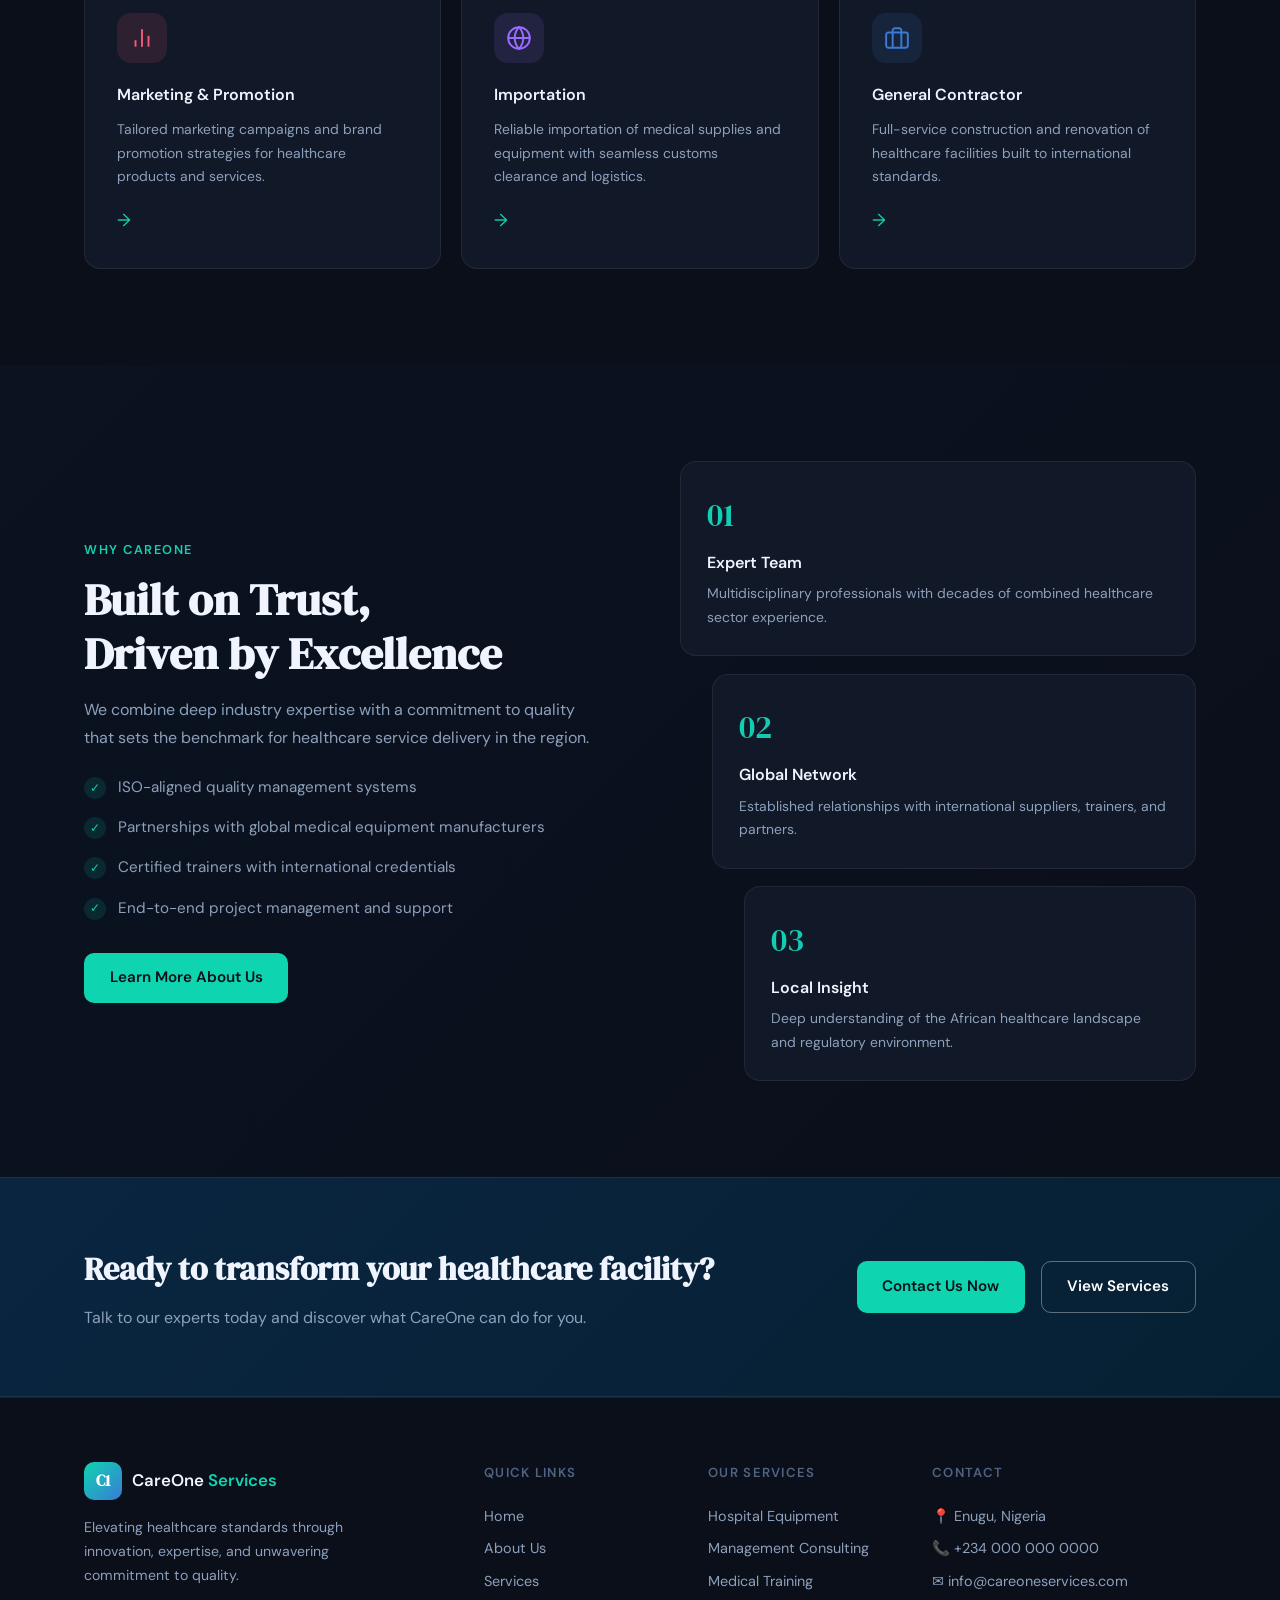
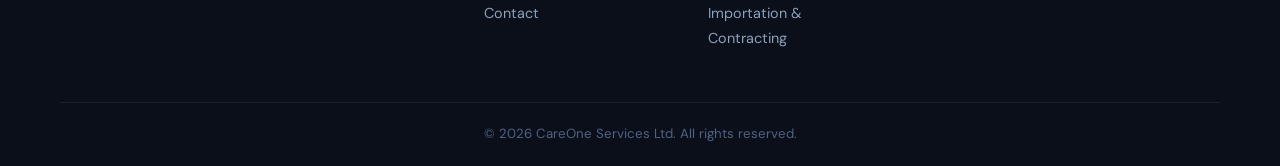
<file: index (2).html>
<!DOCTYPE html>
<html lang="en">
<head>
  <meta charset="UTF-8" />
  <meta name="viewport" content="width=device-width, initial-scale=1.0"/>
  <title>CareOne Services Ltd – Home</title>
  <link rel="preconnect" href="https://fonts.googleapis.com">
  <link href="https://fonts.googleapis.com/css2?family=DM+Serif+Display:ital@0;1&family=DM+Sans:wght@300;400;500;600&display=swap" rel="stylesheet">
  <link rel="stylesheet" href="style.css">
</head>
<body>

  <!-- NAV -->
  <nav class="navbar" id="navbar">
    <div class="nav-container">
      <a href="index.html" class="logo">
        <span class="logo-mark">C1</span>
        <span class="logo-text">CareOne <span>Services</span></span>
      </a>
      <button class="hamburger" id="hamburger" aria-label="Toggle menu">
        <span></span><span></span><span></span>
      </button>
      <ul class="nav-links" id="navLinks">
        <li><a href="index.html" class="active">Home</a></li>
        <li><a href="about.html">About</a></li>
        <li><a href="services.html">Services</a></li>
        <li><a href="contact.html">Contact</a></li>
        <li><a href="contact.html" class="btn-nav">Get in Touch</a></li>
      </ul>
    </div>
  </nav>

  <!-- HERO -->
  <section class="hero">
    <div class="hero-bg">
      <div class="hero-orb orb1"></div>
      <div class="hero-orb orb2"></div>
      <div class="hero-grid"></div>
    </div>
    <div class="hero-content">
      <div class="hero-badge">
        <span class="badge-dot"></span>
        Trusted Healthcare Partner
      </div>
      <h1 class="hero-title">
        Elevating <em>Healthcare</em><br>
        Standards Across Africa
      </h1>
      <p class="hero-sub">
        CareOne Services Ltd delivers world-class hospital equipment, expert management consulting, specialized medical training, and strategic solutions that transform healthcare delivery.
      </p>
      <div class="hero-cta">
        <a href="services.html" class="btn-primary">Explore Services</a>
        <a href="about.html" class="btn-ghost">Our Story →</a>
      </div>
      <div class="hero-stats">
        <div class="stat">
          <span class="stat-num">500+</span>
          <span class="stat-label">Projects Delivered</span>
        </div>
        <div class="stat-divider"></div>
        <div class="stat">
          <span class="stat-num">12+</span>
          <span class="stat-label">Years Experience</span>
        </div>
        <div class="stat-divider"></div>
        <div class="stat">
          <span class="stat-num">98%</span>
          <span class="stat-label">Client Satisfaction</span>
        </div>
      </div>
    </div>
    <div class="hero-visual">
      <div class="hero-card card-main">
        <div class="card-icon-wrap teal">
          <svg width="28" height="28" fill="none" stroke="currentColor" stroke-width="1.8" viewBox="0 0 24 24"><path d="M22 12h-4l-3 9L9 3l-3 9H2"/></svg>
        </div>
        <p class="card-label">Hospital Equipment</p>
        <p class="card-desc">Premium medical devices sourced globally</p>
      </div>
      <div class="hero-card card-sm card-top">
        <div class="card-icon-wrap navy">
          <svg width="22" height="22" fill="none" stroke="currentColor" stroke-width="1.8" viewBox="0 0 24 24"><path d="M17 21v-2a4 4 0 0 0-4-4H5a4 4 0 0 0-4 4v2"/><circle cx="9" cy="7" r="4"/><path d="M23 21v-2a4 4 0 0 0-3-3.87"/><path d="M16 3.13a4 4 0 0 1 0 7.75"/></svg>
        </div>
        <p class="card-label">Management Consulting</p>
      </div>
      <div class="hero-card card-sm card-bottom">
        <div class="card-icon-wrap gold">
          <svg width="22" height="22" fill="none" stroke="currentColor" stroke-width="1.8" viewBox="0 0 24 24"><path d="M12 22s8-4 8-10V5l-8-3-8 3v7c0 6 8 10 8 10z"/></svg>
        </div>
        <p class="card-label">Medical Training</p>
      </div>
    </div>
  </section>

  <!-- SERVICES PREVIEW -->
  <section class="section services-preview" id="services">
    <div class="container">
      <div class="section-header">
        <p class="section-eyebrow">What We Do</p>
        <h2 class="section-title">Comprehensive Healthcare Solutions</h2>
        <p class="section-sub">Six integrated service areas designed to support every dimension of healthcare excellence.</p>
      </div>
      <div class="services-grid">

        <a href="services.html" class="service-card">
          <div class="svc-icon teal">
            <svg width="26" height="26" fill="none" stroke="currentColor" stroke-width="1.8" viewBox="0 0 24 24"><path d="M22 12h-4l-3 9L9 3l-3 9H2"/></svg>
          </div>
          <h3>Hospital Equipment</h3>
          <p>Supply and installation of cutting-edge diagnostic and therapeutic equipment from world-leading manufacturers.</p>
          <span class="svc-arrow">→</span>
        </a>

        <a href="services.html" class="service-card featured">
          <div class="svc-icon white">
            <svg width="26" height="26" fill="none" stroke="currentColor" stroke-width="1.8" viewBox="0 0 24 24"><path d="M17 21v-2a4 4 0 0 0-4-4H5a4 4 0 0 0-4 4v2"/><circle cx="9" cy="7" r="4"/><path d="M23 21v-2a4 4 0 0 0-3-3.87"/><path d="M16 3.13a4 4 0 0 1 0 7.75"/></svg>
          </div>
          <h3>Hospital Management Consulting</h3>
          <p>Strategic advisory to help health institutions optimize operations, governance, and patient outcomes.</p>
          <span class="svc-arrow">→</span>
        </a>

        <a href="services.html" class="service-card">
          <div class="svc-icon gold">
            <svg width="26" height="26" fill="none" stroke="currentColor" stroke-width="1.8" viewBox="0 0 24 24"><path d="M12 22s8-4 8-10V5l-8-3-8 3v7c0 6 8 10 8 10z"/></svg>
          </div>
          <h3>Medical Care Training</h3>
          <p>Specialized training programs for clinical and administrative healthcare professionals at all levels.</p>
          <span class="svc-arrow">→</span>
        </a>

        <a href="services.html" class="service-card">
          <div class="svc-icon rose">
            <svg width="26" height="26" fill="none" stroke="currentColor" stroke-width="1.8" viewBox="0 0 24 24"><path d="M18 20V10"/><path d="M12 20V4"/><path d="M6 20v-6"/></svg>
          </div>
          <h3>Marketing & Promotion</h3>
          <p>Tailored marketing campaigns and brand promotion strategies for healthcare products and services.</p>
          <span class="svc-arrow">→</span>
        </a>

        <a href="services.html" class="service-card">
          <div class="svc-icon purple">
            <svg width="26" height="26" fill="none" stroke="currentColor" stroke-width="1.8" viewBox="0 0 24 24"><circle cx="12" cy="12" r="10"/><line x1="2" y1="12" x2="22" y2="12"/><path d="M12 2a15.3 15.3 0 0 1 4 10 15.3 15.3 0 0 1-4 10 15.3 15.3 0 0 1-4-10 15.3 15.3 0 0 1 4-10z"/></svg>
          </div>
          <h3>Importation</h3>
          <p>Reliable importation of medical supplies and equipment with seamless customs clearance and logistics.</p>
          <span class="svc-arrow">→</span>
        </a>

        <a href="services.html" class="service-card">
          <div class="svc-icon navy">
            <svg width="26" height="26" fill="none" stroke="currentColor" stroke-width="1.8" viewBox="0 0 24 24"><rect x="2" y="7" width="20" height="14" rx="2"/><path d="M16 21V5a2 2 0 0 0-2-2h-4a2 2 0 0 0-2 2v16"/></svg>
          </div>
          <h3>General Contractor</h3>
          <p>Full-service construction and renovation of healthcare facilities built to international standards.</p>
          <span class="svc-arrow">→</span>
        </a>

      </div>
    </div>
  </section>

  <!-- WHY US -->
  <section class="section why-us">
    <div class="container why-inner">
      <div class="why-text">
        <p class="section-eyebrow">Why CareOne</p>
        <h2 class="section-title">Built on Trust,<br>Driven by Excellence</h2>
        <p class="section-sub">We combine deep industry expertise with a commitment to quality that sets the benchmark for healthcare service delivery in the region.</p>
        <ul class="why-list">
          <li>
            <span class="check-icon">✓</span>
            ISO-aligned quality management systems
          </li>
          <li>
            <span class="check-icon">✓</span>
            Partnerships with global medical equipment manufacturers
          </li>
          <li>
            <span class="check-icon">✓</span>
            Certified trainers with international credentials
          </li>
          <li>
            <span class="check-icon">✓</span>
            End-to-end project management and support
          </li>
        </ul>
        <a href="about.html" class="btn-primary" style="margin-top:2rem;display:inline-block;">Learn More About Us</a>
      </div>
      <div class="why-visual">
        <div class="why-card wc1">
          <div class="wc-num">01</div>
          <h4>Expert Team</h4>
          <p>Multidisciplinary professionals with decades of combined healthcare sector experience.</p>
        </div>
        <div class="why-card wc2">
          <div class="wc-num">02</div>
          <h4>Global Network</h4>
          <p>Established relationships with international suppliers, trainers, and partners.</p>
        </div>
        <div class="why-card wc3">
          <div class="wc-num">03</div>
          <h4>Local Insight</h4>
          <p>Deep understanding of the African healthcare landscape and regulatory environment.</p>
        </div>
      </div>
    </div>
  </section>

  <!-- CTA BANNER -->
  <section class="cta-banner">
    <div class="container">
      <div class="cta-inner">
        <div class="cta-text">
          <h2>Ready to transform your healthcare facility?</h2>
          <p>Talk to our experts today and discover what CareOne can do for you.</p>
        </div>
        <div class="cta-actions">
          <a href="contact.html" class="btn-primary">Contact Us Now</a>
          <a href="services.html" class="btn-outline-white">View Services</a>
        </div>
      </div>
    </div>
  </section>

  <!-- FOOTER -->
  <footer class="footer">
    <div class="container footer-inner">
      <div class="footer-brand">
        <a href="index.html" class="logo">
          <span class="logo-mark">C1</span>
          <span class="logo-text">CareOne <span>Services</span></span>
        </a>
        <p>Elevating healthcare standards through innovation, expertise, and unwavering commitment to quality.</p>
      </div>
      <div class="footer-links">
        <h4>Quick Links</h4>
        <ul>
          <li><a href="index.html">Home</a></li>
          <li><a href="about.html">About Us</a></li>
          <li><a href="services.html">Services</a></li>
          <li><a href="contact.html">Contact</a></li>
        </ul>
      </div>
      <div class="footer-services">
        <h4>Our Services</h4>
        <ul>
          <li><a href="services.html">Hospital Equipment</a></li>
          <li><a href="services.html">Management Consulting</a></li>
          <li><a href="services.html">Medical Training</a></li>
          <li><a href="services.html">Importation & Contracting</a></li>
        </ul>
      </div>
      <div class="footer-contact">
        <h4>Contact</h4>
        <p>📍 Enugu, Nigeria</p>
        <p>📞 +234 000 000 0000</p>
        <p>✉️ info@careoneservices.com</p>
      </div>
    </div>
    <div class="footer-bottom">
      <p>© 2026 CareOne Services Ltd. All rights reserved.</p>
    </div>
  </footer>

  <script src="main.js"></script>
</body>
</html>
</file>
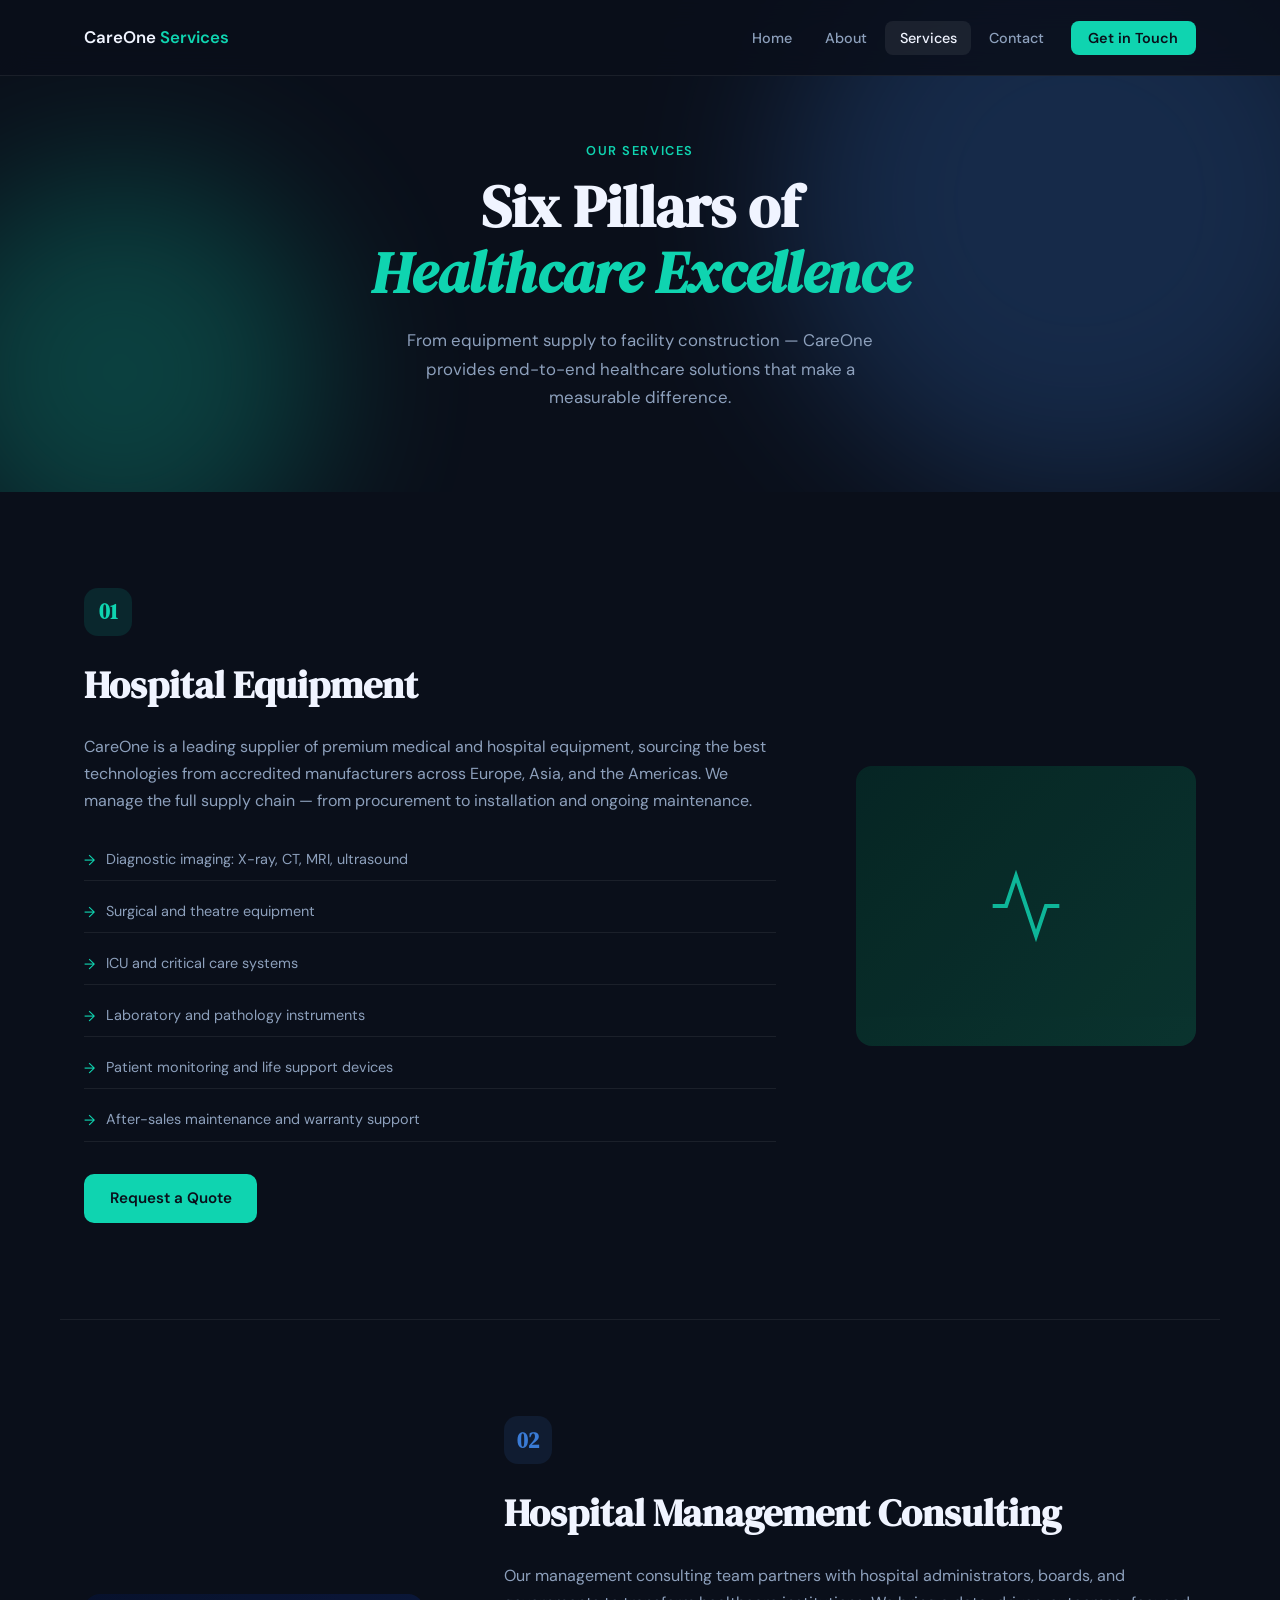
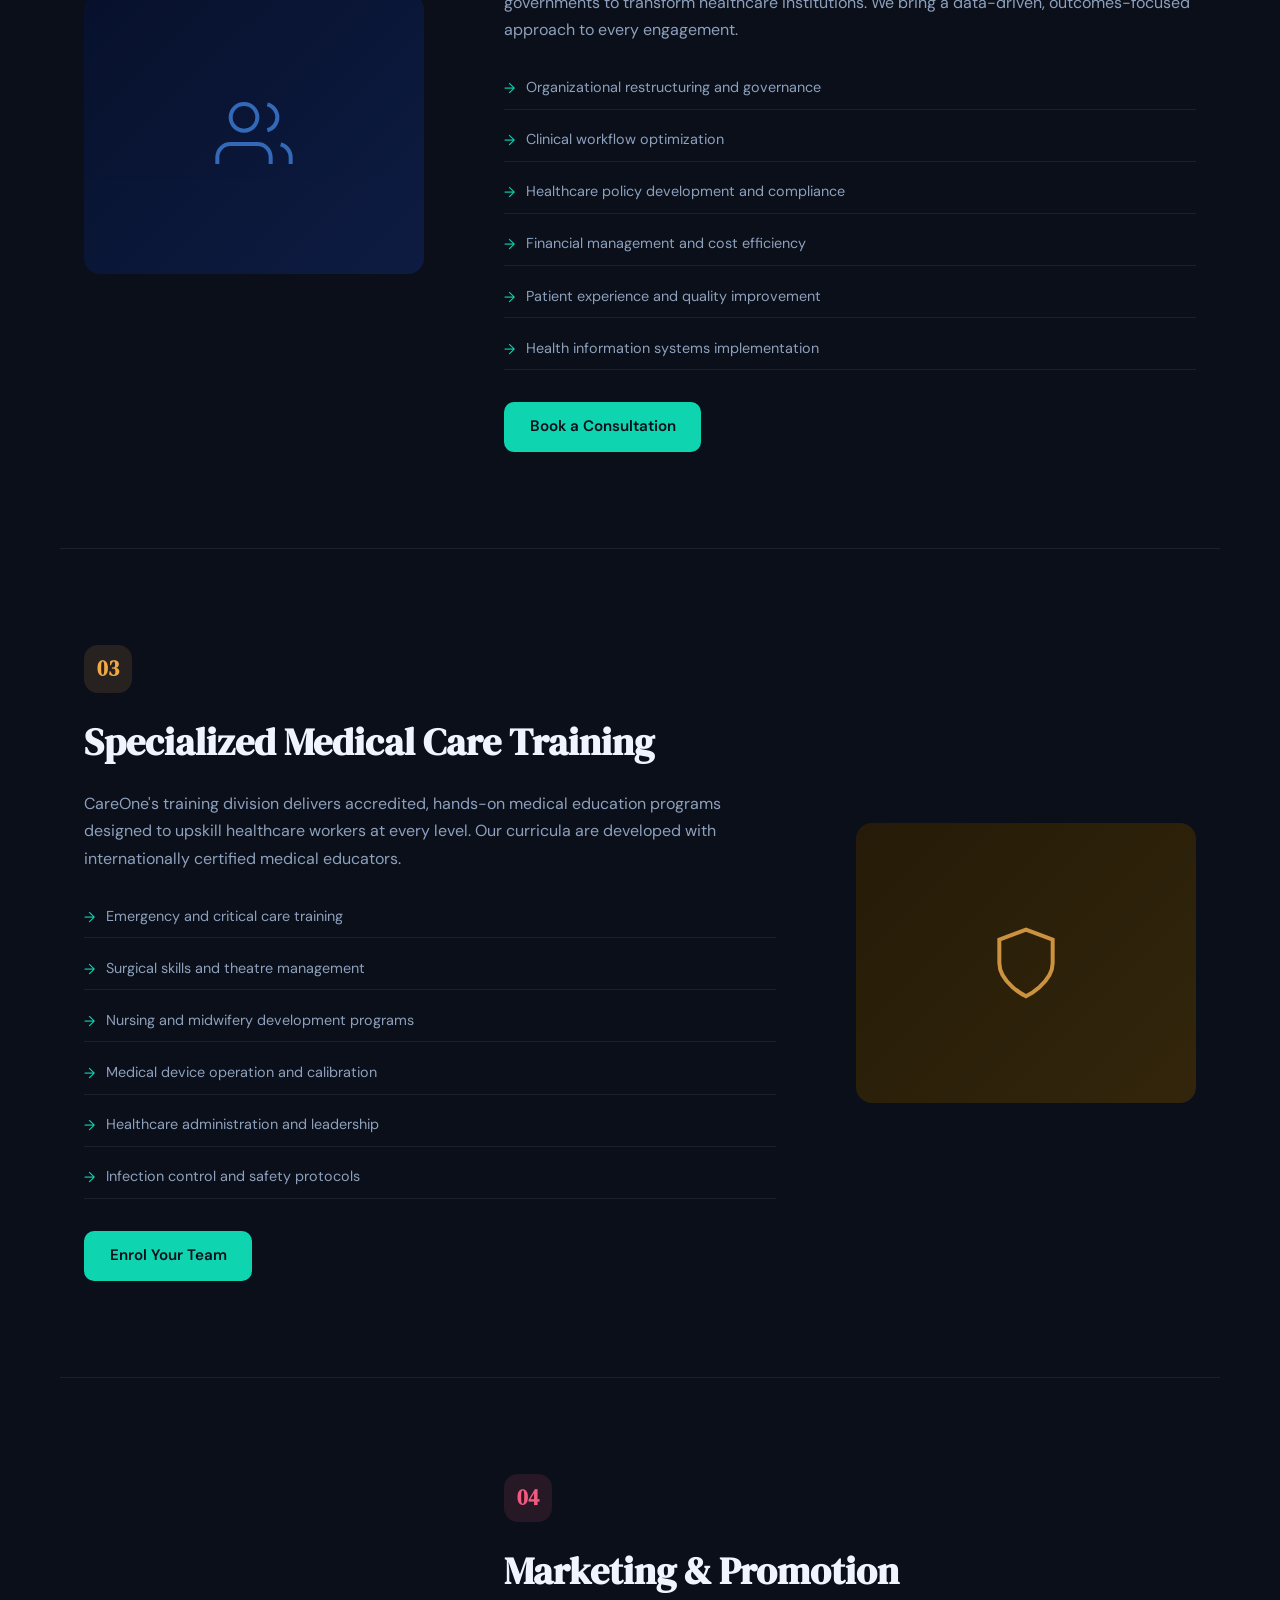
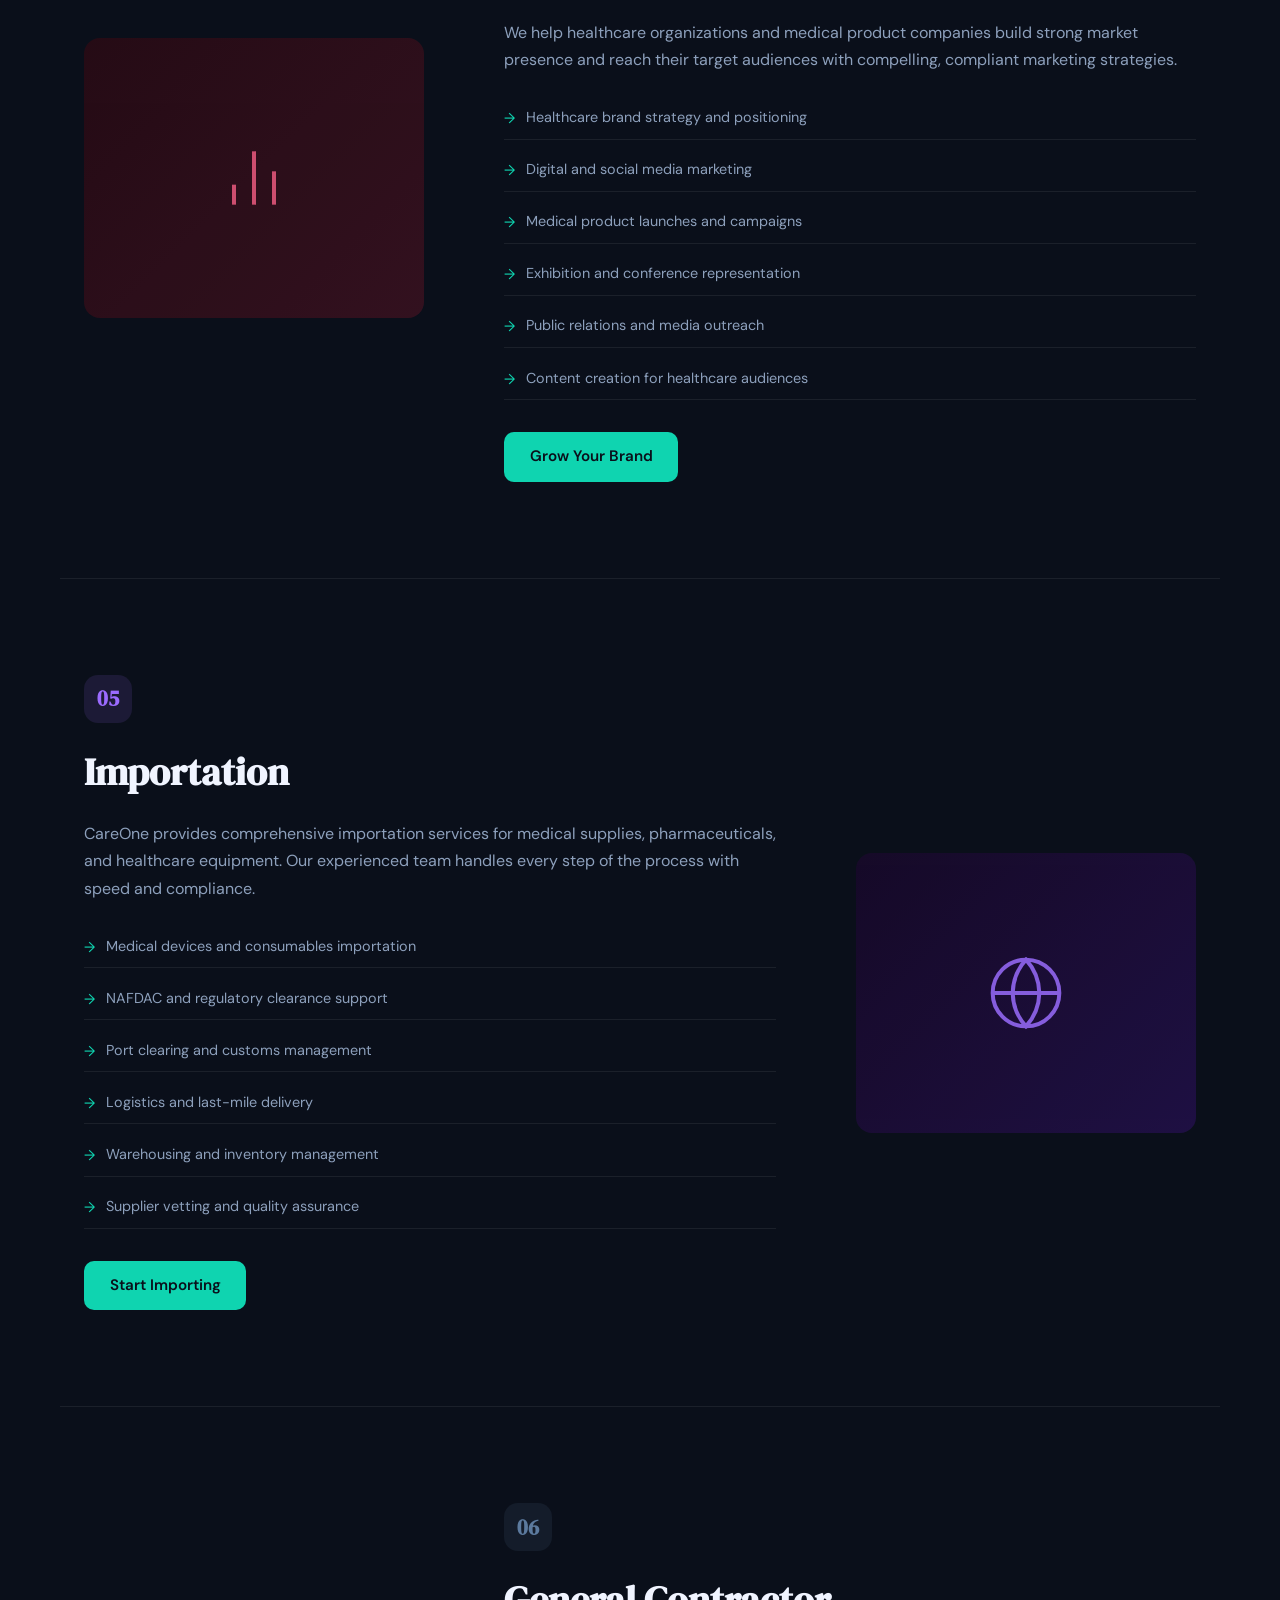
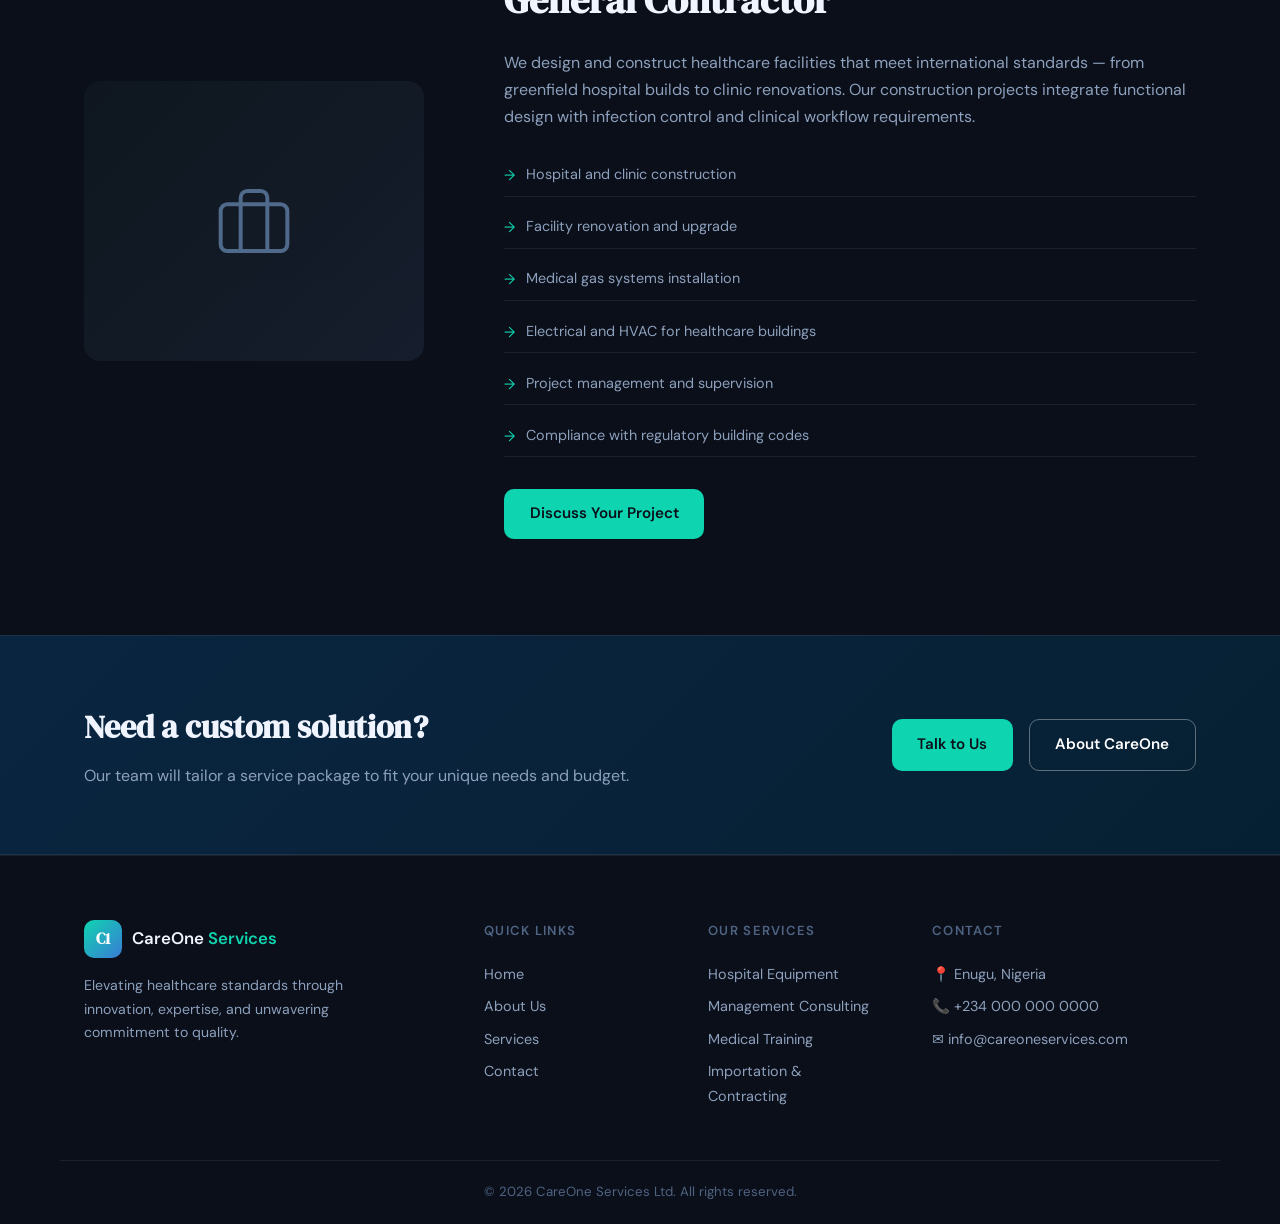
<file: services.html>
<!DOCTYPE html>
<html lang="en">
<head>
  <meta charset="UTF-8" />
  <meta name="viewport" content="width=device-width, initial-scale=1.0"/>
  <title>Services – CareOne Services Ltd</title>
  <link rel="preconnect" href="https://fonts.googleapis.com">
  <link href="https://fonts.googleapis.com/css2?family=DM+Serif+Display:ital@0;1&family=DM+Sans:wght@300;400;500;600&display=swap" rel="stylesheet">
  <link rel="stylesheet" href="style.css">
</head>
<body>

  <nav class="navbar" id="navbar">
    <div class="nav-container">
      <a href="index.html" class="logo">
       <!-- <span class="logo-mark">C1</span> -->
        <span class="logo-text">CareOne <span>Services</span></span>
      </a>
      <button class="hamburger" id="hamburger" aria-label="Toggle menu">
        <span></span><span></span><span></span>
      </button>
      <ul class="nav-links" id="navLinks">
        <li><a href="index.html">Home</a></li>
        <li><a href="about.html">About</a></li>
        <li><a href="services.html" class="active">Services</a></li>
        <li><a href="contact.html">Contact</a></li>
        <li><a href="contact.html" class="btn-nav">Get in Touch</a></li>
      </ul>
    </div>
  </nav>

  <section class="page-hero">
    <div class="page-hero-bg">
      <div class="hero-orb orb1"></div>
      <div class="hero-orb orb2"></div>
    </div>
    <div class="container">
      <div class="page-hero-content">
        <p class="section-eyebrow">Our Services</p>
        <h1 class="page-hero-title">Six Pillars of<br><em>Healthcare Excellence</em></h1>
        <p class="page-hero-sub">From equipment supply to facility construction — CareOne provides end-to-end healthcare solutions that make a measurable difference.</p>
      </div>
    </div>
  </section>

  <!-- SERVICE 1 -->
  <section class="section svc-detail" id="equipment">
    <div class="container svc-detail-inner">
      <div class="svc-detail-content">
        <div class="svc-detail-badge teal">01</div>
        <h2>Hospital Equipment</h2>
        <p>CareOne is a leading supplier of premium medical and hospital equipment, sourcing the best technologies from accredited manufacturers across Europe, Asia, and the Americas. We manage the full supply chain — from procurement to installation and ongoing maintenance.</p>
        <ul class="svc-feature-list">
          <li>Diagnostic imaging: X-ray, CT, MRI, ultrasound</li>
          <li>Surgical and theatre equipment</li>
          <li>ICU and critical care systems</li>
          <li>Laboratory and pathology instruments</li>
          <li>Patient monitoring and life support devices</li>
          <li>After-sales maintenance and warranty support</li>
        </ul>
        <a href="contact.html" class="btn-primary">Request a Quote</a>
      </div>
      <div class="svc-detail-visual teal-bg">
        <svg width="80" height="80" fill="none" stroke="currentColor" stroke-width="1.2" viewBox="0 0 24 24"><path d="M22 12h-4l-3 9L9 3l-3 9H2"/></svg>
      </div>
    </div>
  </section>

  <div class="svc-divider"></div>

  <!-- SERVICE 2 -->
  <section class="section svc-detail" id="consulting">
    <div class="container svc-detail-inner reverse">
      <div class="svc-detail-visual navy-bg">
        <svg width="80" height="80" fill="none" stroke="currentColor" stroke-width="1.2" viewBox="0 0 24 24"><path d="M17 21v-2a4 4 0 0 0-4-4H5a4 4 0 0 0-4 4v2"/><circle cx="9" cy="7" r="4"/><path d="M23 21v-2a4 4 0 0 0-3-3.87"/><path d="M16 3.13a4 4 0 0 1 0 7.75"/></svg>
      </div>
      <div class="svc-detail-content">
        <div class="svc-detail-badge navy">02</div>
        <h2>Hospital Management Consulting</h2>
        <p>Our management consulting team partners with hospital administrators, boards, and governments to transform healthcare institutions. We bring a data-driven, outcomes-focused approach to every engagement.</p>
        <ul class="svc-feature-list">
          <li>Organizational restructuring and governance</li>
          <li>Clinical workflow optimization</li>
          <li>Healthcare policy development and compliance</li>
          <li>Financial management and cost efficiency</li>
          <li>Patient experience and quality improvement</li>
          <li>Health information systems implementation</li>
        </ul>
        <a href="contact.html" class="btn-primary">Book a Consultation</a>
      </div>
    </div>
  </section>

  <div class="svc-divider"></div>

  <!-- SERVICE 3 -->
  <section class="section svc-detail" id="training">
    <div class="container svc-detail-inner">
      <div class="svc-detail-content">
        <div class="svc-detail-badge gold">03</div>
        <h2>Specialized Medical Care Training</h2>
        <p>CareOne's training division delivers accredited, hands-on medical education programs designed to upskill healthcare workers at every level. Our curricula are developed with internationally certified medical educators.</p>
        <ul class="svc-feature-list">
          <li>Emergency and critical care training</li>
          <li>Surgical skills and theatre management</li>
          <li>Nursing and midwifery development programs</li>
          <li>Medical device operation and calibration</li>
          <li>Healthcare administration and leadership</li>
          <li>Infection control and safety protocols</li>
        </ul>
        <a href="contact.html" class="btn-primary">Enrol Your Team</a>
      </div>
      <div class="svc-detail-visual gold-bg">
        <svg width="80" height="80" fill="none" stroke="currentColor" stroke-width="1.2" viewBox="0 0 24 24"><path d="M12 22s8-4 8-10V5l-8-3-8 3v7c0 6 8 10 8 10z"/></svg>
      </div>
    </div>
  </section>

  <div class="svc-divider"></div>

  <!-- SERVICE 4 -->
  <section class="section svc-detail" id="marketing">
    <div class="container svc-detail-inner reverse">
      <div class="svc-detail-visual rose-bg">
        <svg width="80" height="80" fill="none" stroke="currentColor" stroke-width="1.2" viewBox="0 0 24 24"><path d="M18 20V10"/><path d="M12 20V4"/><path d="M6 20v-6"/></svg>
      </div>
      <div class="svc-detail-content">
        <div class="svc-detail-badge rose">04</div>
        <h2>Marketing & Promotion</h2>
        <p>We help healthcare organizations and medical product companies build strong market presence and reach their target audiences with compelling, compliant marketing strategies.</p>
        <ul class="svc-feature-list">
          <li>Healthcare brand strategy and positioning</li>
          <li>Digital and social media marketing</li>
          <li>Medical product launches and campaigns</li>
          <li>Exhibition and conference representation</li>
          <li>Public relations and media outreach</li>
          <li>Content creation for healthcare audiences</li>
        </ul>
        <a href="contact.html" class="btn-primary">Grow Your Brand</a>
      </div>
    </div>
  </section>

  <div class="svc-divider"></div>

  <!-- SERVICE 5 -->
  <section class="section svc-detail" id="importation">
    <div class="container svc-detail-inner">
      <div class="svc-detail-content">
        <div class="svc-detail-badge purple">05</div>
        <h2>Importation</h2>
        <p>CareOne provides comprehensive importation services for medical supplies, pharmaceuticals, and healthcare equipment. Our experienced team handles every step of the process with speed and compliance.</p>
        <ul class="svc-feature-list">
          <li>Medical devices and consumables importation</li>
          <li>NAFDAC and regulatory clearance support</li>
          <li>Port clearing and customs management</li>
          <li>Logistics and last-mile delivery</li>
          <li>Warehousing and inventory management</li>
          <li>Supplier vetting and quality assurance</li>
        </ul>
        <a href="contact.html" class="btn-primary">Start Importing</a>
      </div>
      <div class="svc-detail-visual purple-bg">
        <svg width="80" height="80" fill="none" stroke="currentColor" stroke-width="1.2" viewBox="0 0 24 24"><circle cx="12" cy="12" r="10"/><line x1="2" y1="12" x2="22" y2="12"/><path d="M12 2a15.3 15.3 0 0 1 4 10 15.3 15.3 0 0 1-4 10 15.3 15.3 0 0 1-4-10 15.3 15.3 0 0 1 4-10z"/></svg>
      </div>
    </div>
  </section>

  <div class="svc-divider"></div>

  <!-- SERVICE 6 -->
  <section class="section svc-detail" id="contracting">
    <div class="container svc-detail-inner reverse">
      <div class="svc-detail-visual slate-bg">
        <svg width="80" height="80" fill="none" stroke="currentColor" stroke-width="1.2" viewBox="0 0 24 24"><rect x="2" y="7" width="20" height="14" rx="2"/><path d="M16 21V5a2 2 0 0 0-2-2h-4a2 2 0 0 0-2 2v16"/></svg>
      </div>
      <div class="svc-detail-content">
        <div class="svc-detail-badge slate">06</div>
        <h2>General Contractor</h2>
        <p>We design and construct healthcare facilities that meet international standards — from greenfield hospital builds to clinic renovations. Our construction projects integrate functional design with infection control and clinical workflow requirements.</p>
        <ul class="svc-feature-list">
          <li>Hospital and clinic construction</li>
          <li>Facility renovation and upgrade</li>
          <li>Medical gas systems installation</li>
          <li>Electrical and HVAC for healthcare buildings</li>
          <li>Project management and supervision</li>
          <li>Compliance with regulatory building codes</li>
        </ul>
        <a href="contact.html" class="btn-primary">Discuss Your Project</a>
      </div>
    </div>
  </section>

  <!-- CTA BANNER -->
  <section class="cta-banner">
    <div class="container">
      <div class="cta-inner">
        <div class="cta-text">
          <h2>Need a custom solution?</h2>
          <p>Our team will tailor a service package to fit your unique needs and budget.</p>
        </div>
        <div class="cta-actions">
          <a href="contact.html" class="btn-primary">Talk to Us</a>
          <a href="about.html" class="btn-outline-white">About CareOne</a>
        </div>
      </div>
    </div>
  </section>

  <footer class="footer">
    <div class="container footer-inner">
      <div class="footer-brand">
        <a href="index.html" class="logo">
          <span class="logo-mark">C1</span>
          <span class="logo-text">CareOne <span>Services</span></span>
        </a>
        <p>Elevating healthcare standards through innovation, expertise, and unwavering commitment to quality.</p>
      </div>
      <div class="footer-links">
        <h4>Quick Links</h4>
        <ul>
          <li><a href="index.html">Home</a></li>
          <li><a href="about.html">About Us</a></li>
          <li><a href="services.html">Services</a></li>
          <li><a href="contact.html">Contact</a></li>
        </ul>
      </div>
      <div class="footer-services">
        <h4>Our Services</h4>
        <ul>
          <li><a href="services.html">Hospital Equipment</a></li>
          <li><a href="services.html">Management Consulting</a></li>
          <li><a href="services.html">Medical Training</a></li>
          <li><a href="services.html">Importation & Contracting</a></li>
        </ul>
      </div>
      <div class="footer-contact">
        <h4>Contact</h4>
        <p>📍 Enugu, Nigeria</p>
        <p>📞 +234 000 000 0000</p>
        <p>✉️ info@careoneservices.com</p>
      </div>
    </div>
    <div class="footer-bottom">
      <p>© 2026 CareOne Services Ltd. All rights reserved.</p>
    </div>
  </footer>

  <script src="main.js"></script>
</body>
</html>
</file>
<file: style.css>
/* =============================
   CAREONE SERVICES LTD — style.css
   ============================= */

/* ---- TOKENS ---- */
:root {
  --bg: #0a0f1a;
  --bg-card: #111827;
  --bg-card2: #0f1629;
  --border: rgba(255,255,255,0.07);
  --border-light: rgba(255,255,255,0.12);

  --text-primary: #f0f4ff;
  --text-secondary: #8da0bc;
  --text-muted: #4f6382;

  --teal: #0fd4b0;
  --teal-dim: rgba(15,212,176,0.12);
  --navy: #3a7bd5;
  --navy-dim: rgba(58,123,213,0.12);
  --gold: #f0a946;
  --gold-dim: rgba(240,169,70,0.12);
  --rose: #f05a7e;
  --rose-dim: rgba(240,90,126,0.12);
  --purple: #9b6bff;
  --purple-dim: rgba(155,107,255,0.12);
  --slate: #5c7a9e;
  --slate-dim: rgba(92,122,158,0.12);
  --white: #ffffff;

  --accent: var(--teal);

  --radius: 16px;
  --radius-sm: 10px;
  --shadow: 0 8px 32px rgba(0,0,0,0.4);
  --shadow-lg: 0 20px 60px rgba(0,0,0,0.5);

  --font-display: 'DM Serif Display', Georgia, serif;
  --font-body: 'DM Sans', system-ui, sans-serif;
  --nav-h: 76px;
}

/* ---- RESET ---- */
*, *::before, *::after { box-sizing: border-box; margin: 0; padding: 0; }
html { scroll-behavior: smooth; }
body {
  background: var(--bg);
  color: var(--text-primary);
  font-family: var(--font-body);
  font-size: 16px;
  line-height: 1.7;
  overflow-x: hidden;
}
img { display: block; max-width: 100%; }
a { text-decoration: none; color: inherit; }
ul { list-style: none; }
input, select, textarea, button { font-family: inherit; }

/* ---- CONTAINER ---- */
.container { max-width: 1160px; margin: 0 auto; padding: 0 1.5rem; }

/* ---- NAVBAR ---- */
.navbar {
  position: fixed; top: 0; left: 0; right: 0; z-index: 100;
  height: var(--nav-h);
  display: flex; align-items: center;
  background: rgba(10,15,26,0.85);
  backdrop-filter: blur(14px);
  border-bottom: 1px solid var(--border);
  transition: background 0.3s;
}
.navbar.scrolled { background: rgba(10,15,26,0.98); }
.nav-container {
  width: 100%; max-width: 1160px; margin: 0 auto; padding: 0 1.5rem;
  display: flex; align-items: center; justify-content: space-between;
}
.logo { display: flex; align-items: center; gap: 0.6rem; }
.logo-mark {
  width: 38px; height: 38px;
  background: linear-gradient(135deg, var(--teal), var(--navy));
  color: #fff; font-family: var(--font-display);
  font-size: 0.95rem; font-weight: 700;
  border-radius: 10px;
  display: flex; align-items: center; justify-content: center;
  flex-shrink: 0;
}
.logo-text { font-size: 1.05rem; font-weight: 600; color: var(--text-primary); }
.logo-text span { color: var(--teal); }

.nav-links { display: flex; align-items: center; gap: 0.25rem; }
.nav-links li a {
  padding: 0.5rem 0.9rem;
  font-size: 0.9rem; font-weight: 500;
  color: var(--text-secondary);
  border-radius: 8px;
  transition: color 0.2s, background 0.2s;
}
.nav-links li a:hover, .nav-links li a.active { color: var(--text-primary); background: var(--border); }
.btn-nav {
  background: var(--teal) !important;
  color: var(--bg) !important;
  padding: 0.5rem 1.1rem !important;
  border-radius: 8px !important;
  font-weight: 600 !important;
  margin-left: 0.5rem;
  transition: opacity 0.2s !important;
}
.btn-nav:hover { opacity: 0.88 !important; background: var(--teal) !important; }

.hamburger {
  display: none; flex-direction: column; gap: 5px;
  background: none; border: none; cursor: pointer; padding: 4px;
}
.hamburger span {
  display: block; width: 24px; height: 2px;
  background: var(--text-primary); border-radius: 2px;
  transition: transform 0.3s, opacity 0.3s;
}
.hamburger.open span:nth-child(1) { transform: translateY(7px) rotate(45deg); }
.hamburger.open span:nth-child(2) { opacity: 0; }
.hamburger.open span:nth-child(3) { transform: translateY(-7px) rotate(-45deg); }

/* ---- BUTTONS ---- */
.btn-primary {
  display: inline-flex; align-items: center; gap: 0.5rem;
  background: var(--teal); color: var(--bg);
  padding: 0.75rem 1.6rem;
  border-radius: 10px; font-weight: 600; font-size: 0.95rem;
  border: none; cursor: pointer;
  transition: opacity 0.2s, transform 0.15s;
}
.btn-primary:hover { opacity: 0.88; transform: translateY(-1px); }
.btn-ghost {
  color: var(--text-secondary); font-weight: 500; font-size: 0.95rem;
  transition: color 0.2s;
}
.btn-ghost:hover { color: var(--text-primary); }
.btn-outline-white {
  display: inline-flex; align-items: center;
  border: 1.5px solid rgba(255,255,255,0.35);
  color: #fff; padding: 0.75rem 1.6rem;
  border-radius: 10px; font-weight: 600; font-size: 0.95rem;
  transition: background 0.2s;
}
.btn-outline-white:hover { background: rgba(255,255,255,0.1); }
.btn-full { width: 100%; justify-content: center; }

/* ---- SECTION COMMON ---- */
.section { padding: 6rem 0; }
.section-header { text-align: center; max-width: 640px; margin: 0 auto 4rem; }
.section-eyebrow {
  font-size: 0.8rem; font-weight: 600; letter-spacing: 0.12em;
  text-transform: uppercase; color: var(--teal); margin-bottom: 0.75rem;
}
.section-title { font-family: var(--font-display); font-size: clamp(1.9rem, 4vw, 2.8rem); line-height: 1.2; margin-bottom: 1rem; }
.section-sub { color: var(--text-secondary); font-size: 1rem; }

/* ---- HERO ---- */
.hero {
  min-height: 100vh; padding-top: var(--nav-h);
  display: flex; align-items: center;
  position: relative; overflow: hidden;
}
.hero-bg { position: absolute; inset: 0; z-index: 0; }
.hero-orb {
  position: absolute; border-radius: 50%;
  filter: blur(80px); opacity: 0.25;
}
.orb1 { width: 600px; height: 600px; background: var(--navy); top: -100px; right: -100px; }
.orb2 { width: 400px; height: 400px; background: var(--teal); bottom: -80px; left: -80px; }
.hero-grid {
  position: absolute; inset: 0;
  background-image:
    linear-gradient(rgba(255,255,255,0.03) 1px, transparent 1px),
    linear-gradient(90deg, rgba(255,255,255,0.03) 1px, transparent 1px);
  background-size: 60px 60px;
}
.hero-content {
  position: relative; z-index: 1;
  max-width: 600px;
  padding: 4rem 1.5rem 4rem 0;
  margin-left: calc((100vw - 1160px)/2);
  padding-left: 1.5rem;
  animation: fadeUp 0.7s ease both;
}
.hero-badge {
  display: inline-flex; align-items: center; gap: 0.6rem;
  background: var(--bg-card); border: 1px solid var(--border-light);
  padding: 0.4rem 1rem; border-radius: 100px;
  font-size: 0.8rem; font-weight: 500; color: var(--text-secondary);
  margin-bottom: 1.5rem;
}
.badge-dot { width: 8px; height: 8px; border-radius: 50%; background: var(--teal); animation: pulse 2s infinite; }
.hero-title {
  font-family: var(--font-display);
  font-size: clamp(2.6rem, 5.5vw, 4.2rem);
  line-height: 1.1; margin-bottom: 1.25rem;
}
.hero-title em { color: var(--teal); font-style: italic; }
.hero-sub { color: var(--text-secondary); font-size: 1.05rem; max-width: 460px; margin-bottom: 2rem; }
.hero-cta { display: flex; align-items: center; gap: 1.25rem; flex-wrap: wrap; margin-bottom: 3rem; }
.hero-stats { display: flex; align-items: center; gap: 2rem; flex-wrap: wrap; }
.stat { display: flex; flex-direction: column; }
.stat-num { font-family: var(--font-display); font-size: 2rem; color: var(--text-primary); }
.stat-label { font-size: 0.78rem; color: var(--text-muted); font-weight: 500; }
.stat-divider { width: 1px; height: 40px; background: var(--border-light); }

.hero-visual {
  position: absolute; right: calc((100vw - 1160px)/2);
  top: 50%; transform: translateY(-50%);
  display: flex; flex-direction: column; gap: 1rem;
  z-index: 1; padding-right: 1.5rem;
  animation: fadeLeft 0.8s 0.2s ease both;
}
.hero-card {
  background: var(--bg-card); border: 1px solid var(--border);
  border-radius: var(--radius); padding: 1.4rem 1.6rem;
  backdrop-filter: blur(6px);
  box-shadow: var(--shadow);
  transition: transform 0.25s;
}
.hero-card:hover { transform: translateY(-3px); }
.card-main { min-width: 260px; }
.card-sm { min-width: 200px; }
.card-top { transform: translateX(20px); }
.card-bottom { transform: translateX(-10px); }
.card-icon-wrap {
  width: 46px; height: 46px; border-radius: 12px;
  display: flex; align-items: center; justify-content: center;
  margin-bottom: 0.9rem;
}
.card-icon-wrap.teal { background: var(--teal-dim); color: var(--teal); }
.card-icon-wrap.navy { background: var(--navy-dim); color: var(--navy); }
.card-icon-wrap.gold { background: var(--gold-dim); color: var(--gold); }
.card-label { font-weight: 600; font-size: 0.95rem; margin-bottom: 0.25rem; }
.card-desc { font-size: 0.82rem; color: var(--text-secondary); }

/* ---- SERVICES PREVIEW GRID ---- */
.services-grid {
  display: grid;
  grid-template-columns: repeat(3, 1fr);
  gap: 1.25rem;
}
.service-card {
  background: var(--bg-card); border: 1px solid var(--border);
  border-radius: var(--radius); padding: 2rem;
  display: flex; flex-direction: column; gap: 0.6rem;
  transition: border-color 0.25s, transform 0.25s, box-shadow 0.25s;
  cursor: pointer;
  animation: fadeUp 0.5s ease both;
}
.service-card:hover {
  border-color: var(--teal); transform: translateY(-4px);
  box-shadow: 0 12px 40px rgba(15,212,176,0.1);
}
.service-card.featured {
  background: linear-gradient(135deg, #0c2040, #112a50);
  border-color: var(--navy);
}
.service-card.featured:hover { border-color: var(--teal); }
.svc-icon {
  width: 50px; height: 50px; border-radius: 14px;
  display: flex; align-items: center; justify-content: center;
  margin-bottom: 0.5rem;
}
.svc-icon.teal { background: var(--teal-dim); color: var(--teal); }
.svc-icon.navy { background: var(--navy-dim); color: var(--navy); }
.svc-icon.gold { background: var(--gold-dim); color: var(--gold); }
.svc-icon.rose { background: var(--rose-dim); color: var(--rose); }
.svc-icon.purple { background: var(--purple-dim); color: var(--purple); }
.svc-icon.white { background: rgba(255,255,255,0.1); color: #fff; }
.service-card h3 { font-size: 1rem; font-weight: 600; }
.service-card p { font-size: 0.87rem; color: var(--text-secondary); flex: 1; }
.svc-arrow { font-size: 1.1rem; color: var(--teal); margin-top: 0.5rem; align-self: flex-start; }

/* ---- WHY US ---- */
.why-us { background: linear-gradient(135deg, #0b1220 0%, #0a0f1a 100%); }
.why-inner {
  display: grid; grid-template-columns: 1fr 1fr; gap: 5rem; align-items: center;
}
.why-list { margin-top: 1.5rem; display: flex; flex-direction: column; gap: 0.9rem; }
.why-list li {
  display: flex; align-items: flex-start; gap: 0.75rem;
  font-size: 0.95rem; color: var(--text-secondary);
}
.check-icon {
  width: 22px; height: 22px; border-radius: 50%;
  background: var(--teal-dim); color: var(--teal);
  display: flex; align-items: center; justify-content: center;
  font-size: 0.75rem; flex-shrink: 0; margin-top: 2px;
}
.why-visual { display: flex; flex-direction: column; gap: 1.1rem; }
.why-card {
  background: var(--bg-card); border: 1px solid var(--border);
  border-radius: var(--radius); padding: 1.6rem;
  display: flex; flex-direction: column; gap: 0.4rem;
  transition: border-color 0.25s;
}
.why-card:hover { border-color: var(--border-light); }
.wc2 { margin-left: 2rem; }
.wc3 { margin-left: 4rem; }
.wc-num {
  font-family: var(--font-display); font-size: 2rem;
  background: linear-gradient(135deg, var(--teal), var(--navy));
  -webkit-background-clip: text; -webkit-text-fill-color: transparent;
  background-clip: text;
}
.why-card h4 { font-size: 1rem; font-weight: 600; }
.why-card p { font-size: 0.87rem; color: var(--text-secondary); }

/* ---- CTA BANNER ---- */
.cta-banner {
  background: linear-gradient(135deg, #0a2540, #062033);
  border-top: 1px solid var(--border); border-bottom: 1px solid var(--border);
  padding: 4rem 0;
}
.cta-inner {
  display: flex; align-items: center; justify-content: space-between;
  gap: 2rem; flex-wrap: wrap;
}
.cta-text h2 { font-family: var(--font-display); font-size: clamp(1.5rem, 3vw, 2rem); }
.cta-text p { color: var(--text-secondary); margin-top: 0.5rem; }
.cta-actions { display: flex; gap: 1rem; flex-shrink: 0; flex-wrap: wrap; }

/* ---- FOOTER ---- */
.footer { padding: 4rem 0 0; background: var(--bg); border-top: 1px solid var(--border); }
.footer-inner {
  display: grid; grid-template-columns: 2fr 1fr 1fr 1.5fr; gap: 3rem;
  padding-bottom: 3rem;
}
.footer-brand p { color: var(--text-secondary); font-size: 0.88rem; margin-top: 1rem; max-width: 260px; }
.footer-links h4, .footer-services h4, .footer-contact h4 {
  font-size: 0.82rem; font-weight: 600; letter-spacing: 0.1em;
  text-transform: uppercase; color: var(--text-muted); margin-bottom: 1rem;
}
.footer-links ul li a, .footer-services ul li a {
  font-size: 0.9rem; color: var(--text-secondary);
  display: block; padding: 0.25rem 0;
  transition: color 0.2s;
}
.footer-links ul li a:hover, .footer-services ul li a:hover { color: var(--teal); }
.footer-contact p { font-size: 0.9rem; color: var(--text-secondary); padding: 0.25rem 0; }
.footer-bottom {
  border-top: 1px solid var(--border); padding: 1.25rem 1.5rem;
  text-align: center;
  font-size: 0.83rem; color: var(--text-muted);
  max-width: 1160px; margin: 0 auto;
}

/* ---- PAGE HERO ---- */
.page-hero {
  padding: calc(var(--nav-h) + 4rem) 0 5rem;
  position: relative; overflow: hidden; text-align: center;
}
.page-hero-bg { position: absolute; inset: 0; }
.page-hero-content { position: relative; z-index: 1; max-width: 700px; margin: 0 auto; animation: fadeUp 0.6s ease; }
.page-hero-title {
  font-family: var(--font-display);
  font-size: clamp(2.2rem, 5vw, 3.6rem);
  line-height: 1.15; margin: 0.75rem 0 1.25rem;
}
.page-hero-title em { color: var(--teal); font-style: italic; }
.page-hero-sub { color: var(--text-secondary); font-size: 1.05rem; max-width: 520px; margin: 0 auto; }

/* ---- ABOUT PAGES ---- */
.mv-grid {
  display: grid; grid-template-columns: repeat(3, 1fr); gap: 1.5rem;
}
.mv-card {
  background: var(--bg-card); border: 1px solid var(--border);
  border-radius: var(--radius); padding: 2rem;
}
.mv-icon {
  width: 50px; height: 50px; border-radius: 14px;
  background: var(--teal-dim); color: var(--teal);
  display: flex; align-items: center; justify-content: center;
  margin-bottom: 1rem;
}
.mv-card.vision .mv-icon { background: var(--navy-dim); color: var(--navy); }
.mv-card.values .mv-icon { background: var(--gold-dim); color: var(--gold); }
.mv-card h3 { font-size: 1.15rem; font-weight: 600; margin-bottom: 0.75rem; }
.mv-card p { font-size: 0.9rem; color: var(--text-secondary); }

.story-section { background: var(--bg-card2); }
.story-inner { display: grid; grid-template-columns: 1fr 1fr; gap: 5rem; align-items: center; }
.story-text p { color: var(--text-secondary); margin-bottom: 1rem; }
.story-visual { display: grid; grid-template-columns: 1fr 1fr; gap: 1rem; }
.story-card {
  background: var(--bg-card); border: 1px solid var(--border);
  border-radius: var(--radius); padding: 1.5rem;
}
.big-num {
  font-family: var(--font-display); font-size: 2.4rem;
  background: linear-gradient(135deg, var(--teal), var(--navy));
  -webkit-background-clip: text; -webkit-text-fill-color: transparent;
  background-clip: text; display: block; margin-bottom: 0.4rem;
}
.story-card p { font-size: 0.85rem; color: var(--text-secondary); }

.team-grid { display: grid; grid-template-columns: repeat(4, 1fr); gap: 1.5rem; }
.team-card {
  background: var(--bg-card); border: 1px solid var(--border);
  border-radius: var(--radius); padding: 2rem 1.5rem; text-align: center;
  transition: border-color 0.25s, transform 0.25s;
}
.team-card:hover { border-color: var(--teal); transform: translateY(-4px); }
.team-avatar {
  width: 72px; height: 72px; border-radius: 50%;
  display: flex; align-items: center; justify-content: center;
  margin: 0 auto 1rem;
}
.av1 { background: var(--teal-dim); color: var(--teal); }
.av2 { background: var(--navy-dim); color: var(--navy); }
.av3 { background: var(--gold-dim); color: var(--gold); }
.av4 { background: var(--rose-dim); color: var(--rose); }
.team-card h4 { font-size: 0.98rem; font-weight: 600; margin-bottom: 0.25rem; }
.team-role { font-size: 0.82rem; color: var(--teal); font-weight: 500; margin-bottom: 0.75rem; }
.team-bio { font-size: 0.84rem; color: var(--text-secondary); }

/* ---- SERVICES DETAIL ---- */
.svc-detail-inner {
  display: grid; grid-template-columns: 1fr 340px; gap: 5rem; align-items: center;
}
.svc-detail-inner.reverse { grid-template-columns: 340px 1fr; }
.svc-detail-inner.reverse .svc-detail-content { order: 2; }
.svc-detail-inner.reverse .svc-detail-visual { order: 1; }
.svc-detail-badge {
  display: inline-flex; align-items: center; justify-content: center;
  width: 48px; height: 48px; border-radius: 14px;
  font-family: var(--font-display); font-size: 1.3rem; font-weight: 700;
  margin-bottom: 1rem;
}
.svc-detail-badge.teal { background: var(--teal-dim); color: var(--teal); }
.svc-detail-badge.navy { background: var(--navy-dim); color: var(--navy); }
.svc-detail-badge.gold { background: var(--gold-dim); color: var(--gold); }
.svc-detail-badge.rose { background: var(--rose-dim); color: var(--rose); }
.svc-detail-badge.purple { background: var(--purple-dim); color: var(--purple); }
.svc-detail-badge.slate { background: var(--slate-dim); color: var(--slate); }
.svc-detail-content h2 { font-family: var(--font-display); font-size: clamp(1.7rem, 3vw, 2.4rem); margin-bottom: 1rem; }
.svc-detail-content p { color: var(--text-secondary); margin-bottom: 1.5rem; }
.svc-feature-list { margin-bottom: 2rem; display: flex; flex-direction: column; gap: 0.6rem; }
.svc-feature-list li {
  font-size: 0.9rem; color: var(--text-secondary);
  display: flex; align-items: flex-start; gap: 0.7rem;
  padding: 0.5rem 0; border-bottom: 1px solid var(--border);
}
.svc-feature-list li::before {
  content: "→"; color: var(--teal); flex-shrink: 0; margin-top: 1px;
}
.svc-detail-visual {
  border-radius: var(--radius);
  display: flex; align-items: center; justify-content: center;
  min-height: 280px; opacity: 0.85;
}
.teal-bg { background: linear-gradient(135deg, #062a26, #0a3a32); color: var(--teal); }
.navy-bg { background: linear-gradient(135deg, #071230, #0e1e4a); color: var(--navy); }
.gold-bg { background: linear-gradient(135deg, #2a1e05, #3a2a0a); color: var(--gold); }
.rose-bg { background: linear-gradient(135deg, #2a0a14, #3a1220); color: var(--rose); }
.purple-bg { background: linear-gradient(135deg, #18092a, #22104a); color: var(--purple); }
.slate-bg { background: linear-gradient(135deg, #101820, #182030); color: var(--slate); }
.svc-divider { height: 1px; background: var(--border); max-width: 1160px; margin: 0 auto; }

/* ---- CONTACT ---- */
.contact-section { padding: 5rem 0; }
.contact-grid { display: grid; grid-template-columns: 400px 1fr; gap: 4rem; align-items: start; }
.contact-info h3 { font-family: var(--font-display); font-size: 1.7rem; margin-bottom: 0.75rem; }
.contact-info > p { color: var(--text-secondary); margin-bottom: 2rem; }
.contact-detail {
  display: flex; align-items: flex-start; gap: 1rem;
  padding: 1rem 0; border-bottom: 1px solid var(--border);
}
.cd-icon {
  width: 40px; height: 40px; border-radius: 10px;
  background: var(--teal-dim); color: var(--teal);
  display: flex; align-items: center; justify-content: center; flex-shrink: 0;
}
.cd-label { font-size: 0.78rem; font-weight: 600; text-transform: uppercase; letter-spacing: 0.08em; color: var(--text-muted); }
.cd-value { font-size: 0.93rem; color: var(--text-primary); margin-top: 0.2rem; }
.contact-services-list { margin-top: 1.5rem; }
.service-tags { display: flex; flex-wrap: wrap; gap: 0.5rem; margin-top: 0.5rem; }
.stag {
  background: var(--bg-card); border: 1px solid var(--border);
  padding: 0.3rem 0.8rem; border-radius: 100px;
  font-size: 0.78rem; color: var(--text-secondary);
}

.contact-form-wrap {
  background: var(--bg-card); border: 1px solid var(--border);
  border-radius: var(--radius); padding: 2.5rem;
}
.contact-form { display: flex; flex-direction: column; gap: 1.25rem; }
.form-row { display: grid; grid-template-columns: 1fr 1fr; gap: 1.25rem; }
.form-group { display: flex; flex-direction: column; gap: 0.4rem; }
.form-group label { font-size: 0.83rem; font-weight: 500; color: var(--text-secondary); }
.form-group input,
.form-group select,
.form-group textarea {
  background: var(--bg); border: 1px solid var(--border);
  color: var(--text-primary); padding: 0.75rem 1rem;
  border-radius: var(--radius-sm); font-size: 0.93rem;
  transition: border-color 0.2s;
  outline: none;
}
.form-group input:focus,
.form-group select:focus,
.form-group textarea:focus { border-color: var(--teal); }
.form-group input::placeholder,
.form-group textarea::placeholder { color: var(--text-muted); }
.form-group select option { background: #1a2235; }
.form-group textarea { resize: vertical; }
.form-success {
  display: none; align-items: center; gap: 0.75rem;
  background: var(--teal-dim); border: 1px solid rgba(15,212,176,0.2);
  border-radius: var(--radius-sm); padding: 1rem 1.25rem;
  color: var(--teal); font-weight: 500;
  margin-top: 0.5rem;
}
.form-success.show { display: flex; }

.map-section { height: 300px; }
.map-placeholder {
  height: 100%; background: linear-gradient(135deg, #0b1a2e, #091420);
  border-top: 1px solid var(--border); border-bottom: 1px solid var(--border);
  display: flex; align-items: center; justify-content: center;
  position: relative; overflow: hidden;
}
.map-placeholder::before {
  content: ''; position: absolute; inset: 0;
  background-image:
    linear-gradient(rgba(255,255,255,0.02) 1px, transparent 1px),
    linear-gradient(90deg, rgba(255,255,255,0.02) 1px, transparent 1px);
  background-size: 40px 40px;
}
.map-overlay {
  display: flex; flex-direction: column; align-items: center; gap: 0.5rem;
  color: var(--teal); position: relative; z-index: 1;
  background: var(--bg-card); border: 1px solid var(--border);
  padding: 1.5rem 2.5rem; border-radius: var(--radius); text-align: center;
}
.map-overlay p { font-weight: 600; font-size: 1rem; }
.map-overlay span { font-size: 0.87rem; color: var(--text-secondary); }

/* ---- ANIMATIONS ---- */
@keyframes fadeUp {
  from { opacity: 0; transform: translateY(24px); }
  to   { opacity: 1; transform: translateY(0); }
}
@keyframes fadeLeft {
  from { opacity: 0; transform: translate(24px, -50%); }
  to   { opacity: 1; transform: translate(0, -50%); }
}
@keyframes pulse {
  0%, 100% { opacity: 1; transform: scale(1); }
  50% { opacity: 0.6; transform: scale(1.3); }
}

/* ---- RESPONSIVE ---- */
@media (max-width: 1100px) {
  .hero-visual { display: none; }
  .hero-content { margin-left: 0; max-width: 100%; padding: 4rem 1.5rem; }
}

@media (max-width: 900px) {
  .hamburger { display: flex; }
  .nav-links {
    display: none; flex-direction: column; align-items: flex-start;
    position: fixed; top: var(--nav-h); left: 0; right: 0;
    background: rgba(10,15,26,0.98); backdrop-filter: blur(14px);
    padding: 1.5rem; border-bottom: 1px solid var(--border); gap: 0.1rem;
  }
  .nav-links.open { display: flex; }
  .nav-links li a { padding: 0.75rem 1rem; font-size: 1rem; width: 100%; }
  .btn-nav { margin-left: 0 !important; margin-top: 0.5rem; }

  .services-grid { grid-template-columns: repeat(2, 1fr); }
  .why-inner { grid-template-columns: 1fr; gap: 3rem; }
  .wc2, .wc3 { margin-left: 0; }
  .footer-inner { grid-template-columns: 1fr 1fr; gap: 2rem; }
  .mv-grid { grid-template-columns: 1fr; }
  .story-inner { grid-template-columns: 1fr; gap: 3rem; }
  .story-visual { grid-template-columns: 1fr 1fr; }
  .team-grid { grid-template-columns: repeat(2, 1fr); }
  .svc-detail-inner,
  .svc-detail-inner.reverse {
    grid-template-columns: 1fr;
  }
  .svc-detail-inner.reverse .svc-detail-content { order: 1; }
  .svc-detail-inner.reverse .svc-detail-visual { order: 2; }
  .svc-detail-visual { min-height: 200px; }
  .contact-grid { grid-template-columns: 1fr; }
  .cta-inner { flex-direction: column; text-align: center; }
}

@media (max-width: 600px) {
  .section { padding: 4rem 0; }
  .services-grid { grid-template-columns: 1fr; }
  .story-visual { grid-template-columns: 1fr; }
  .team-grid { grid-template-columns: 1fr; }
  .footer-inner { grid-template-columns: 1fr; }
  .hero-stats { gap: 1rem; }
  .stat-divider { display: none; }
  .form-row { grid-template-columns: 1fr; }
  .hero-cta { flex-direction: column; align-items: flex-start; }
  .cta-actions { flex-direction: column; width: 100%; }
  .cta-actions a { text-align: center; justify-content: center; }
}
</file>
